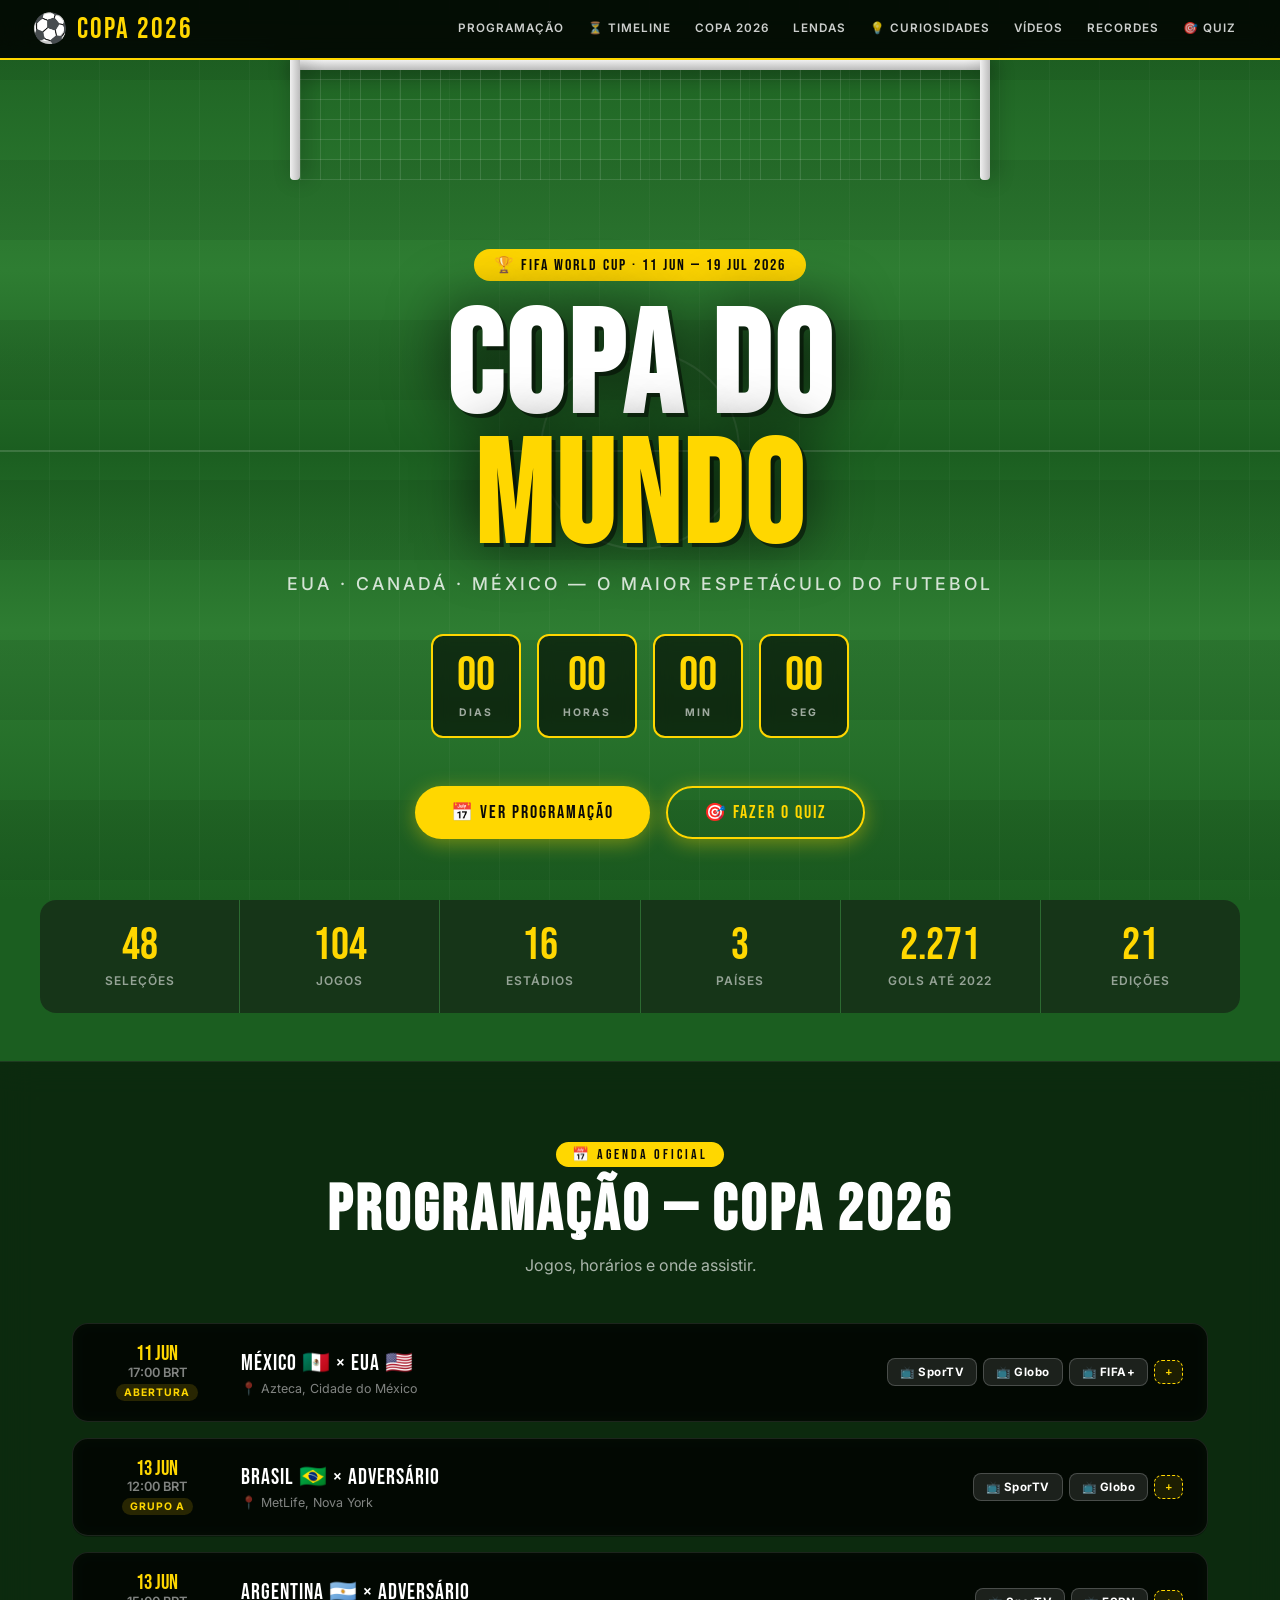
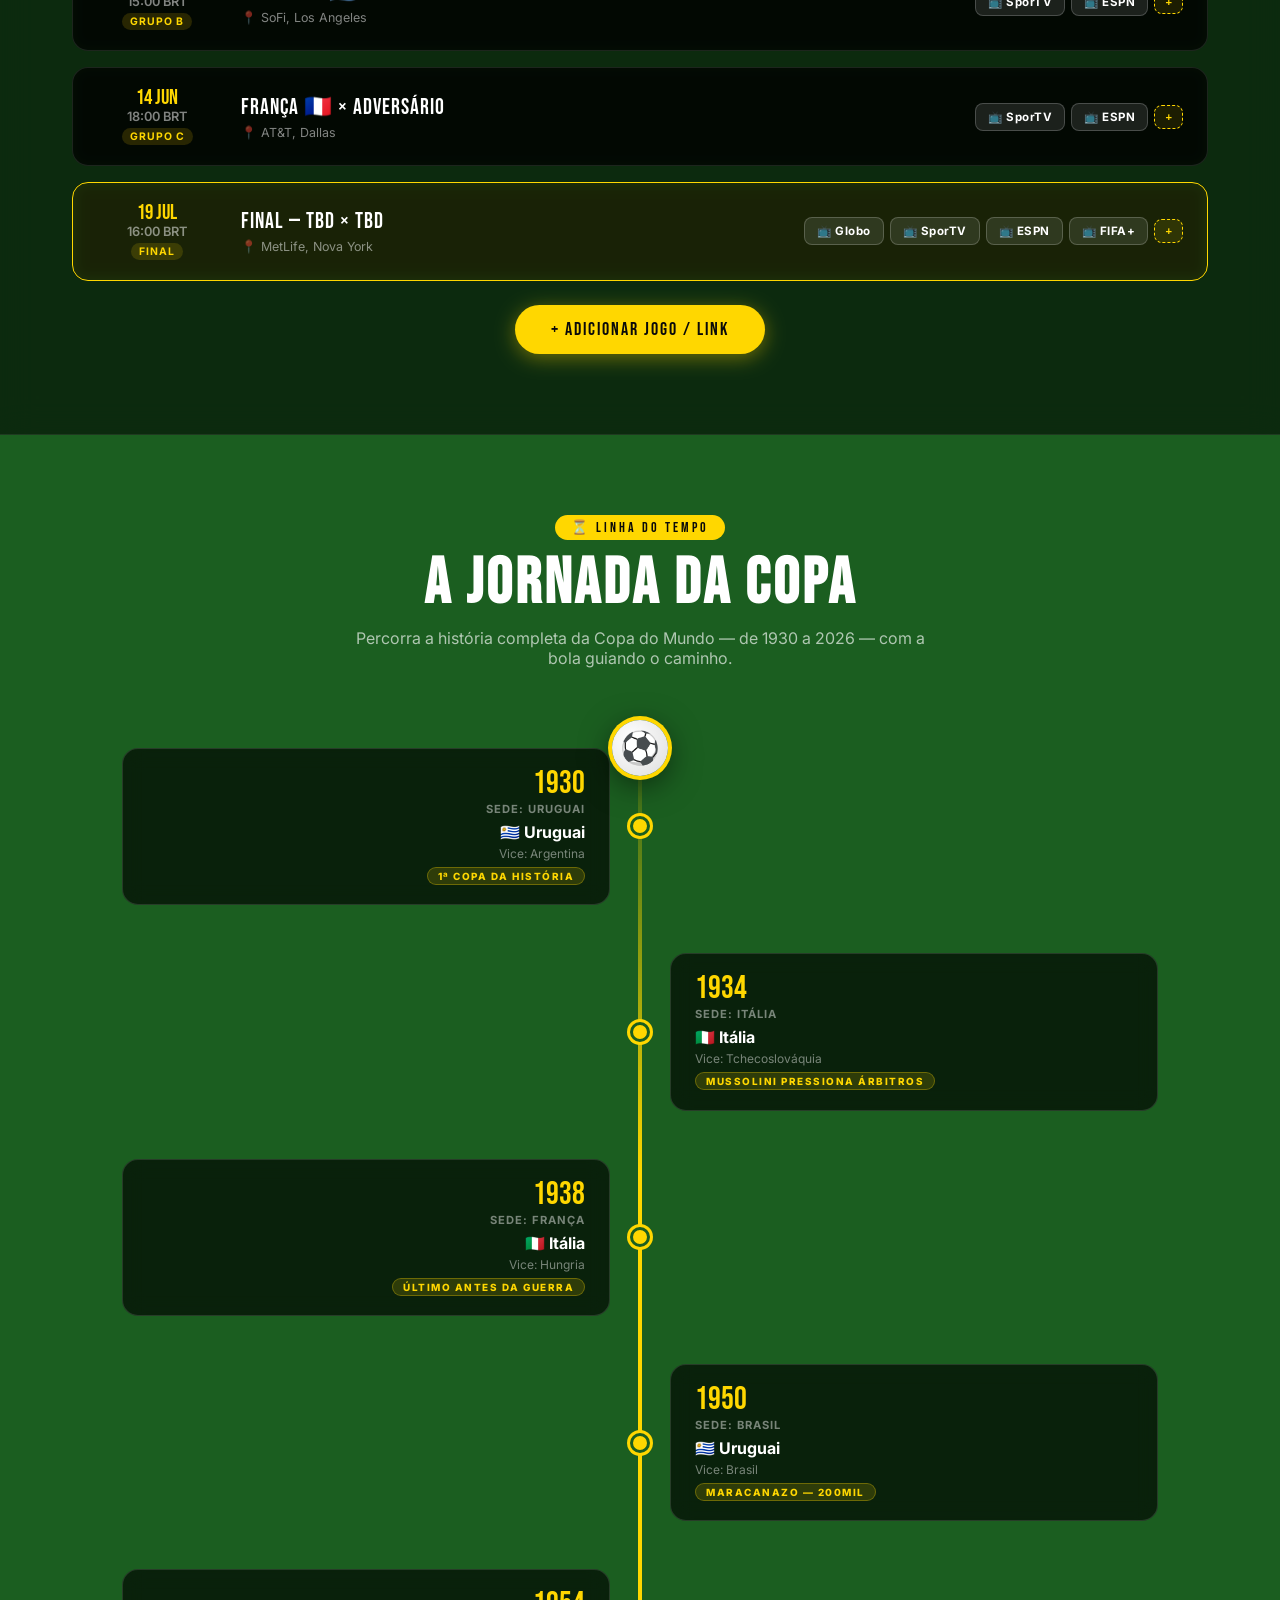
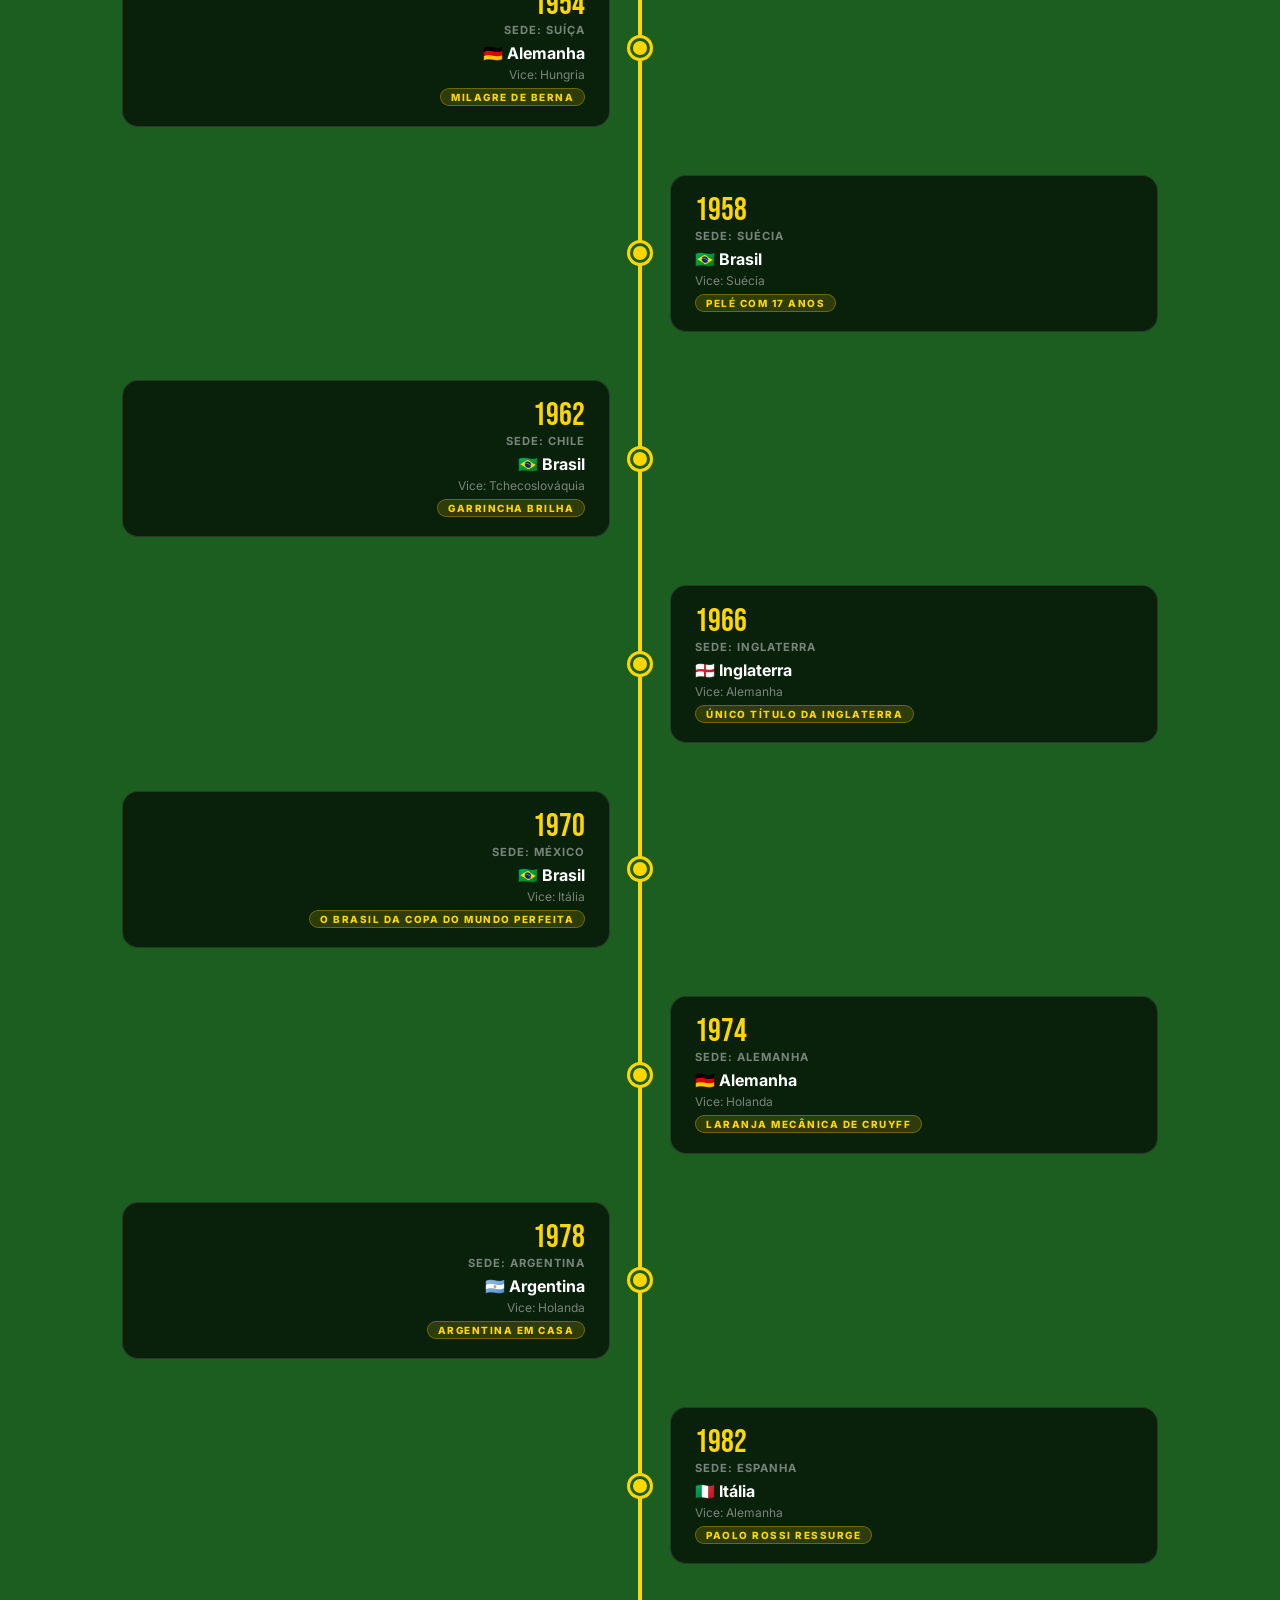
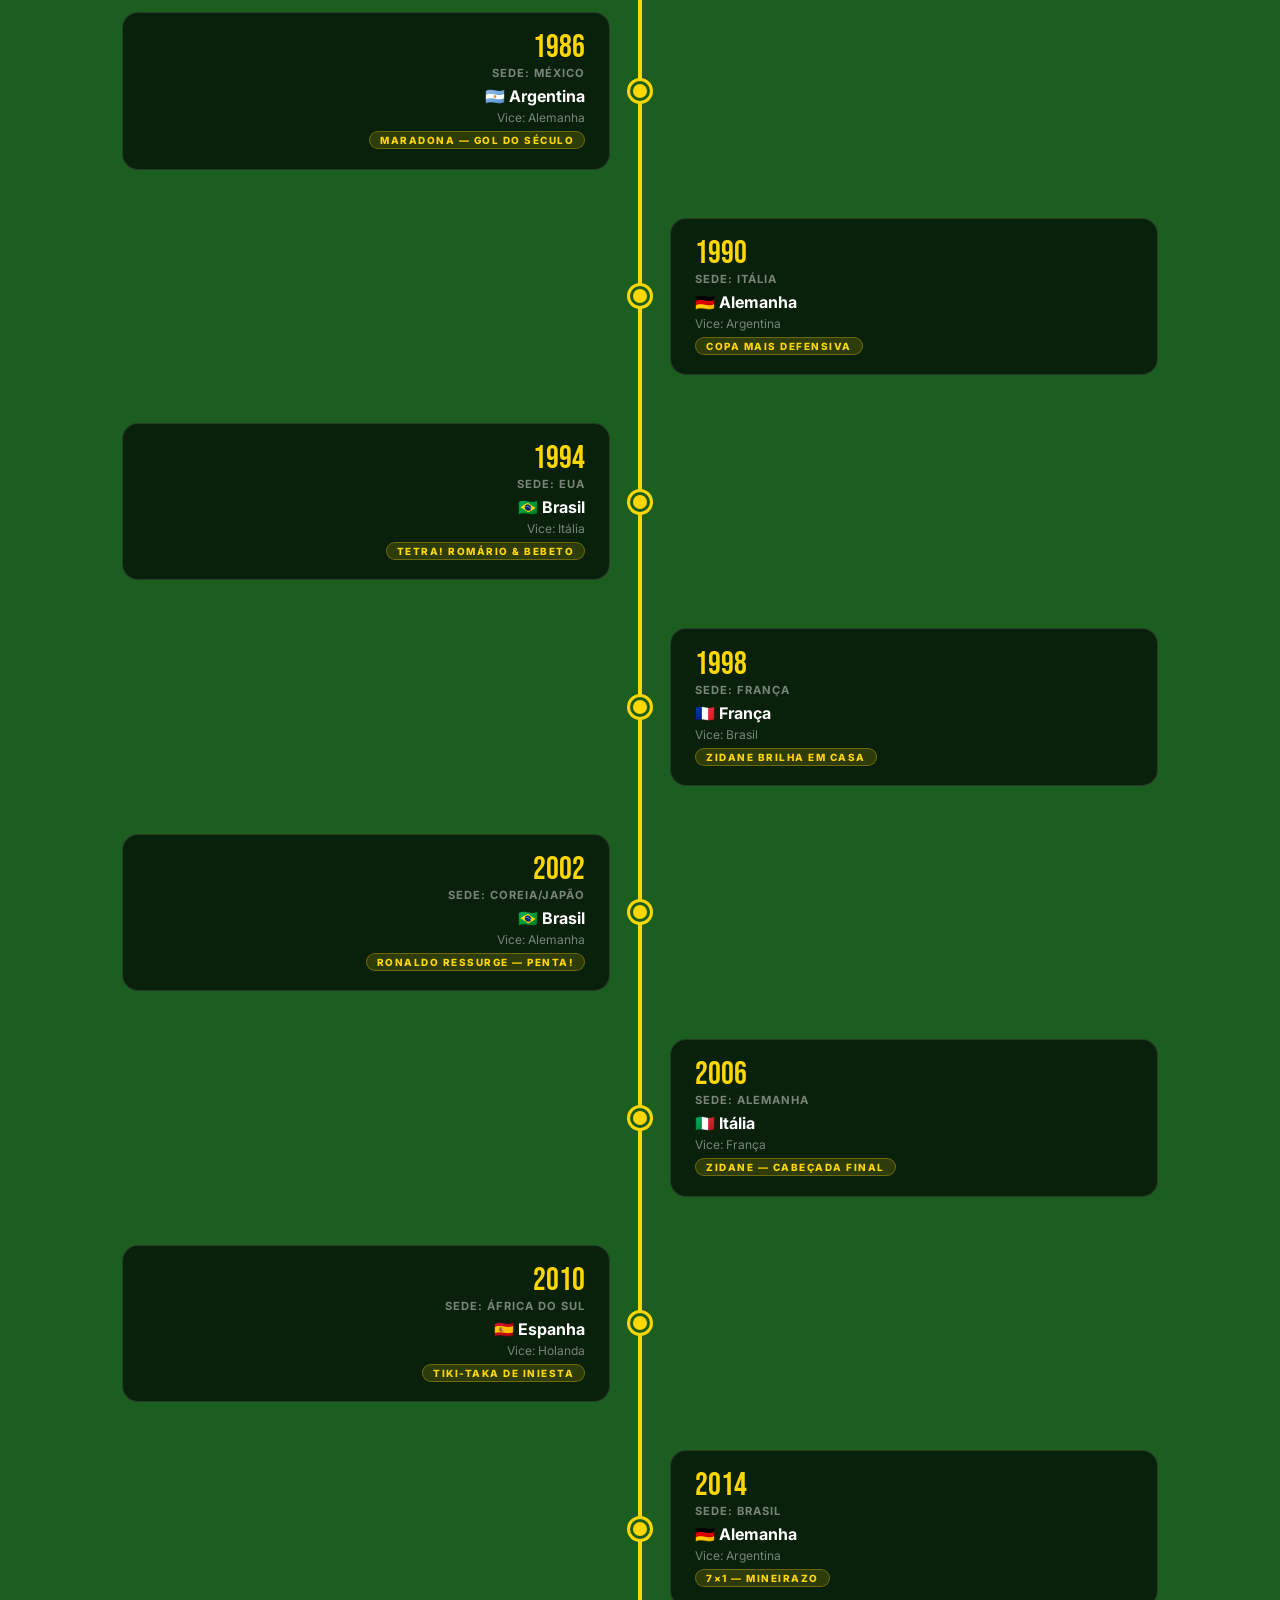
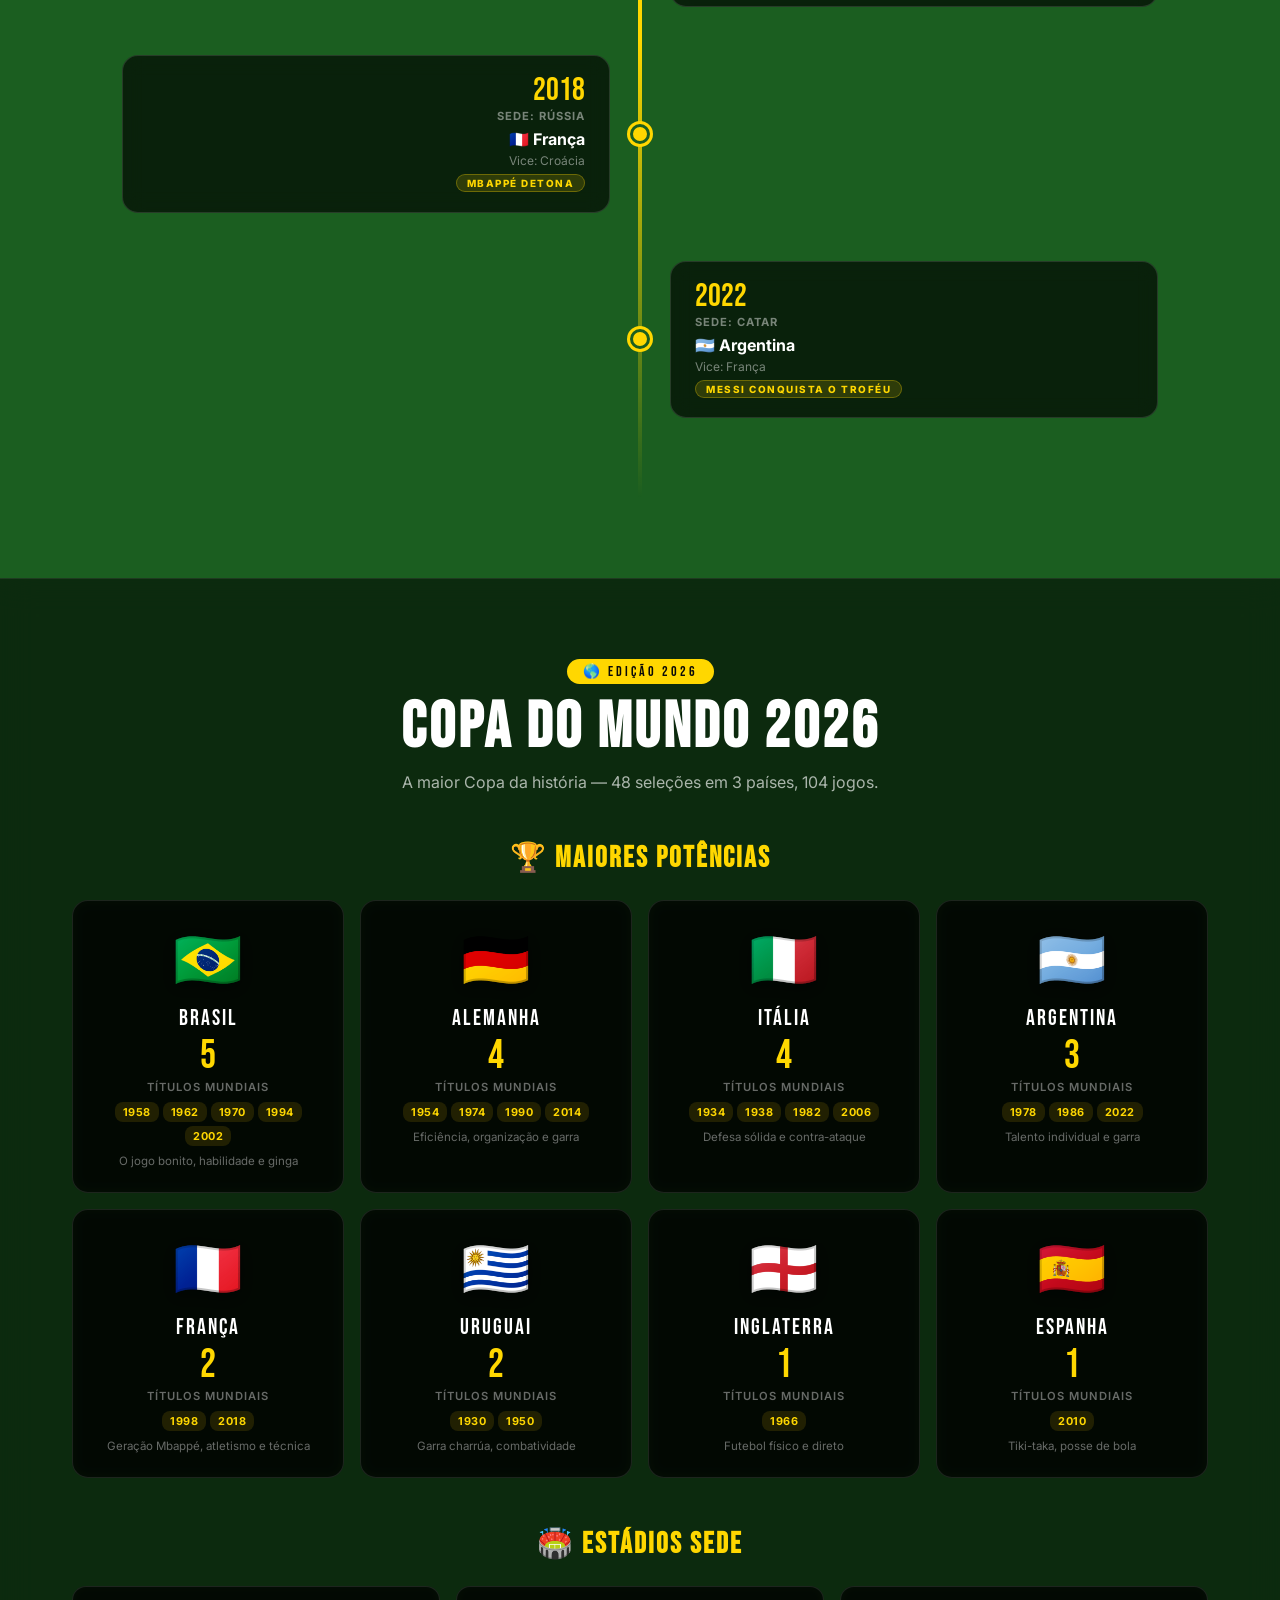
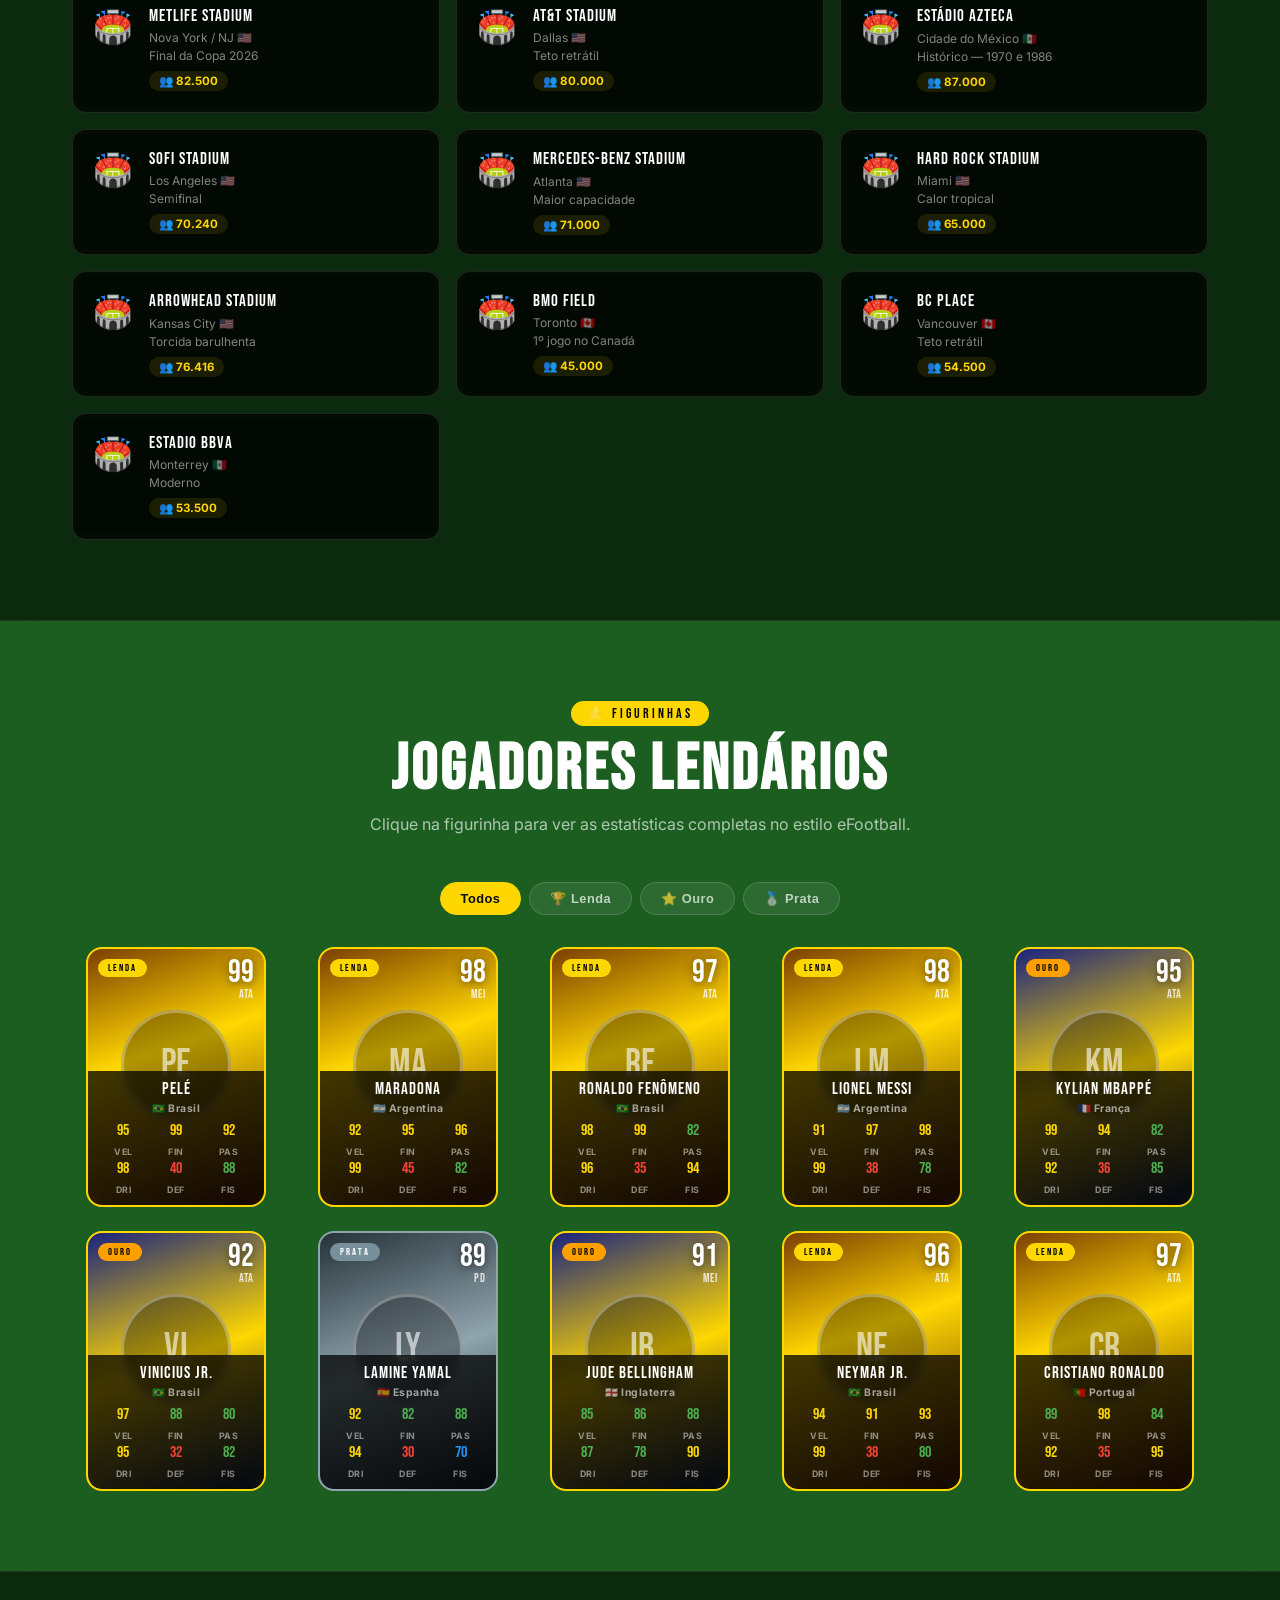
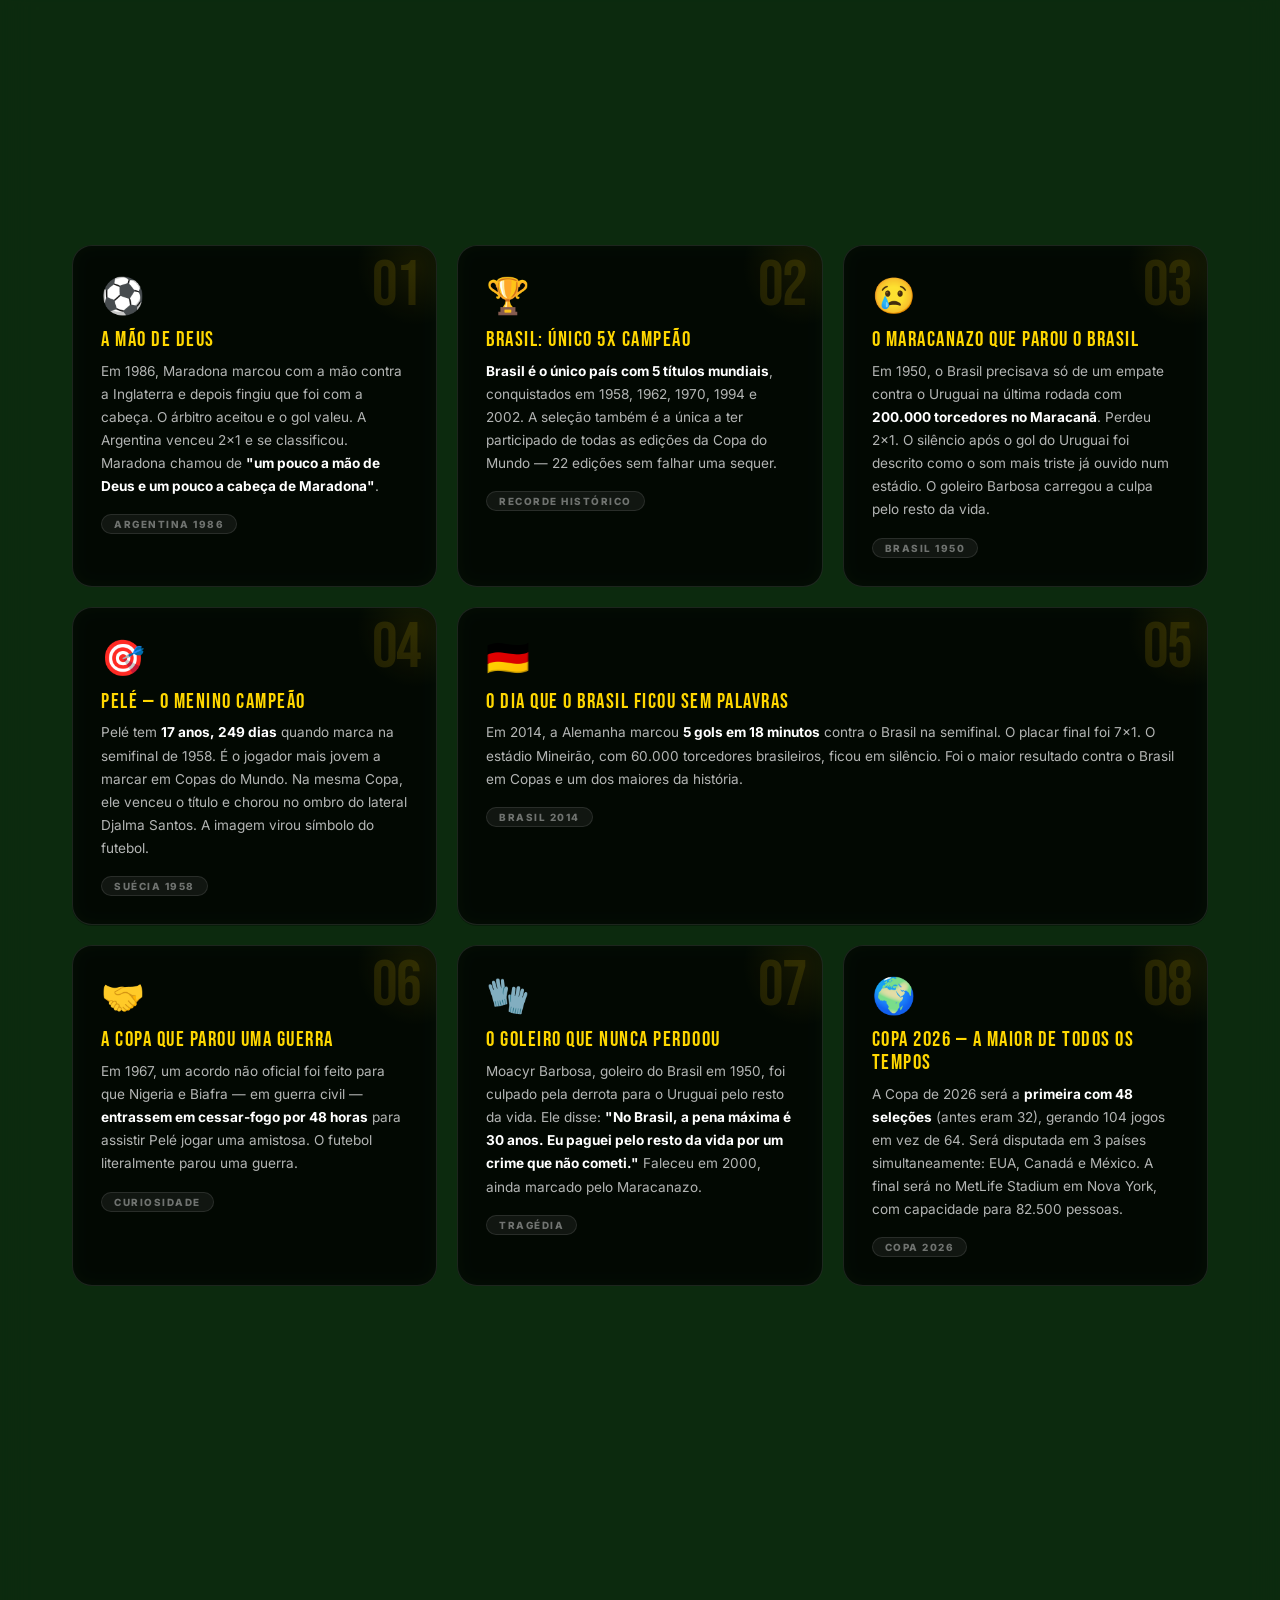
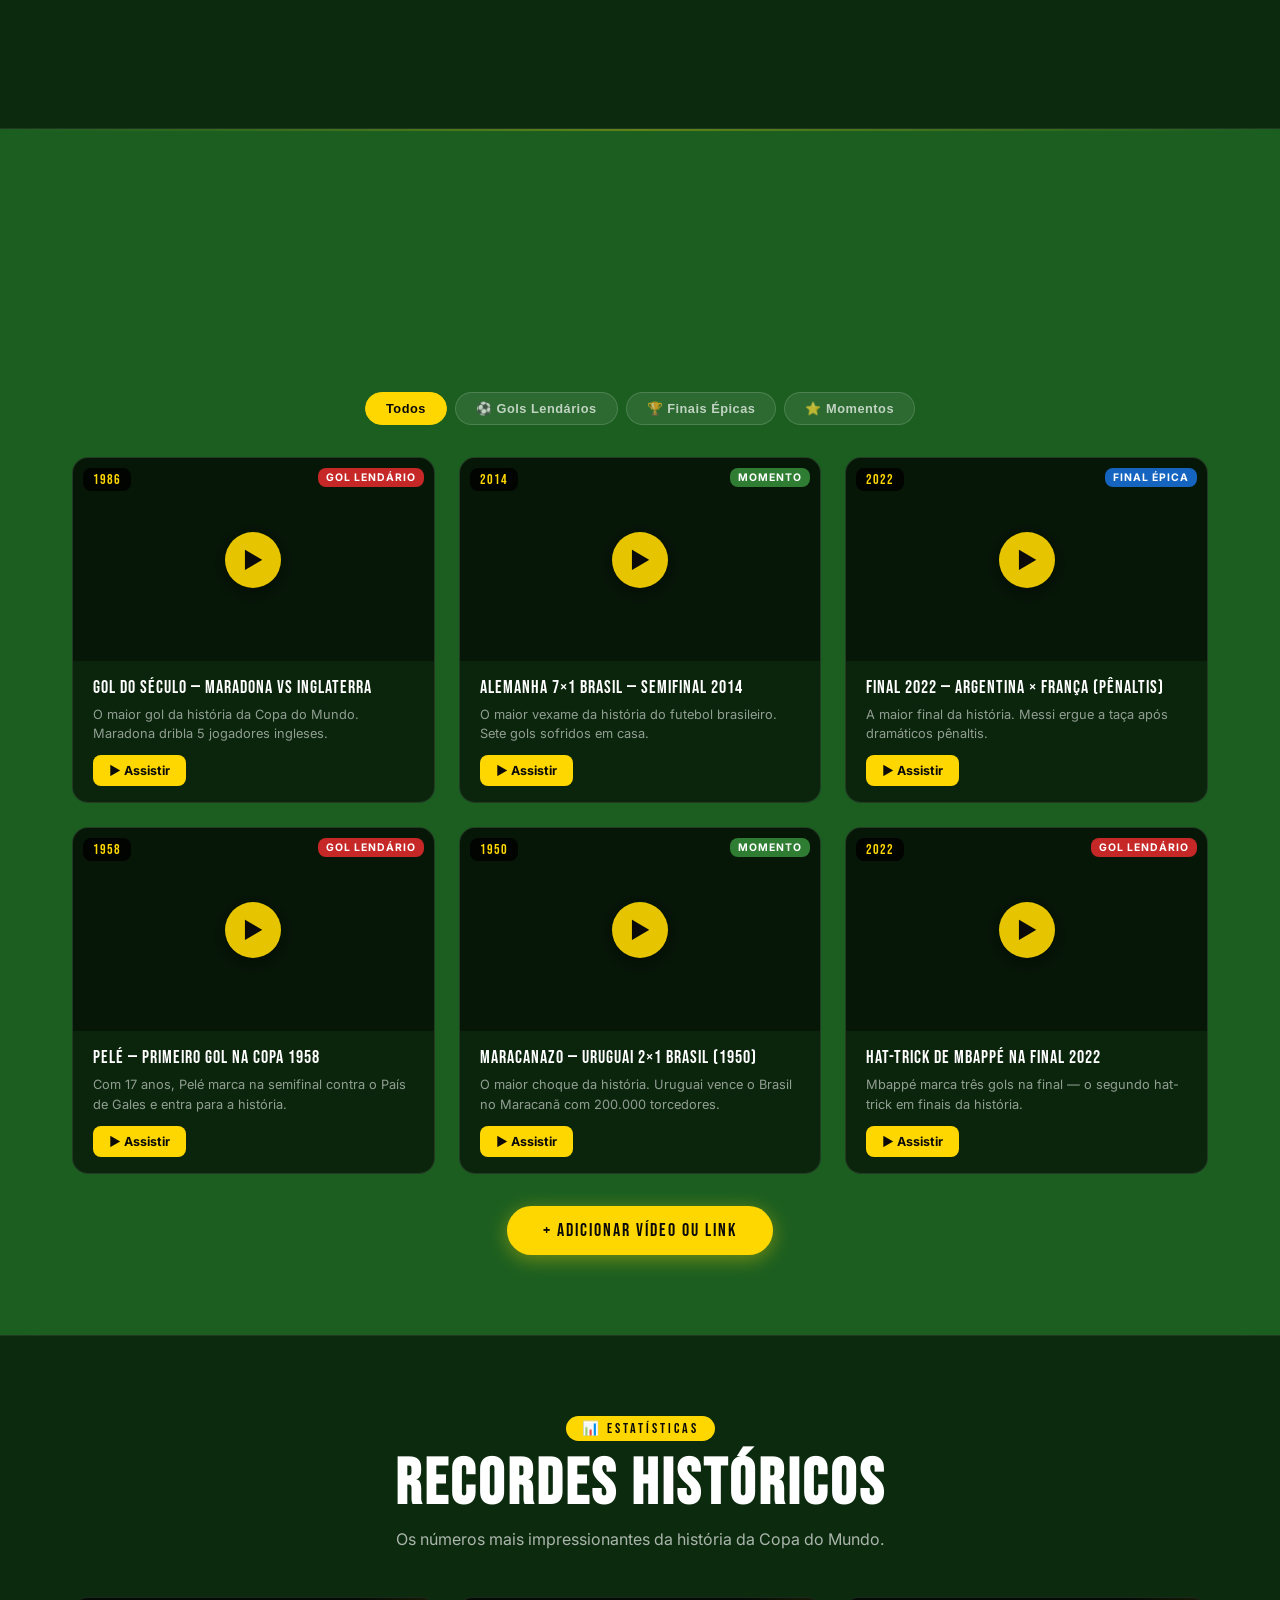
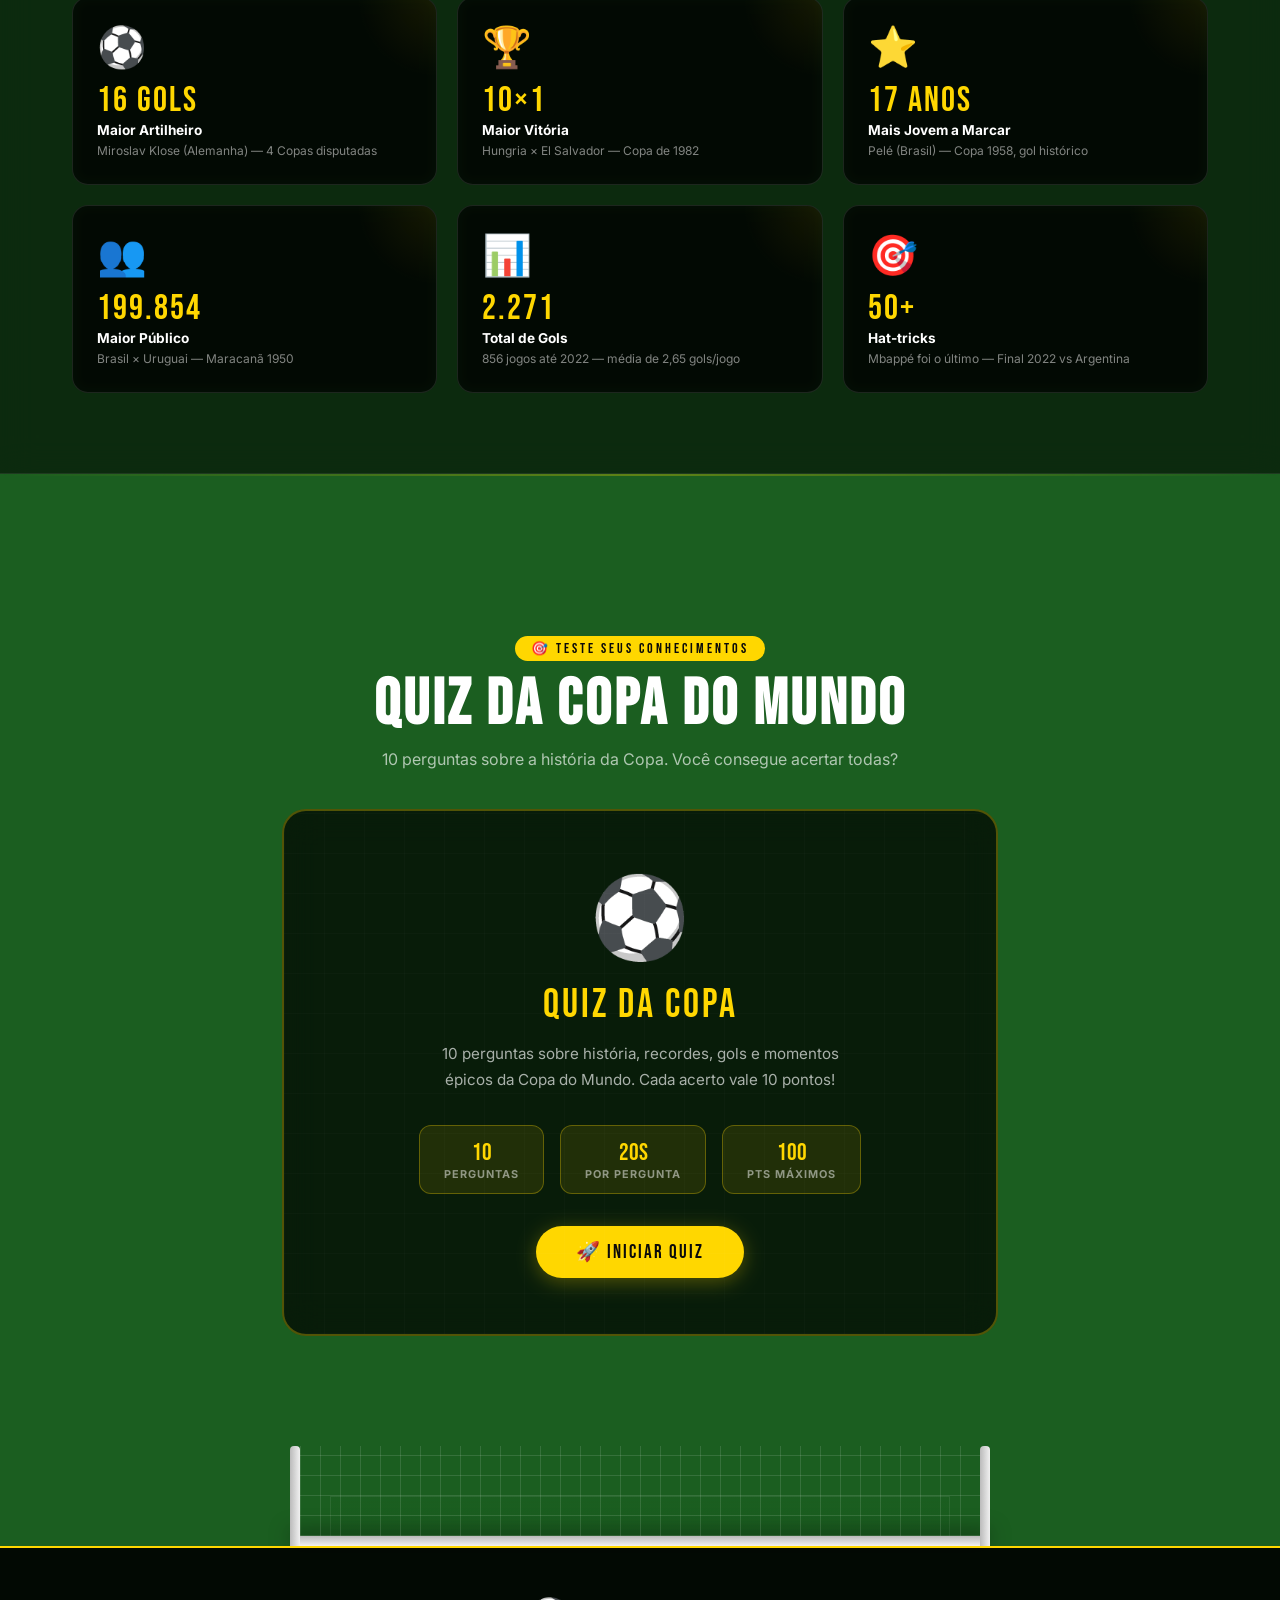
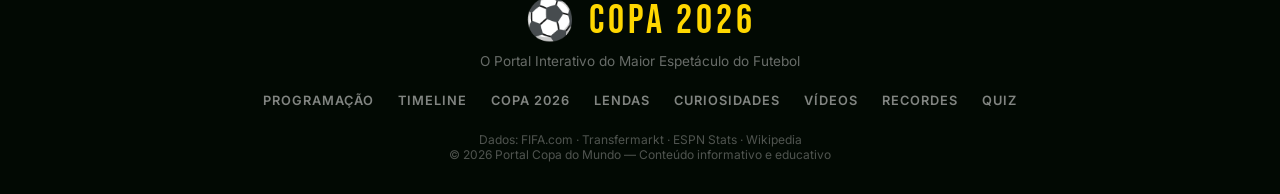
<file: copa2026-portal (1).html>
<!DOCTYPE html>
<html lang="pt-BR">
<head>
<meta charset="UTF-8">
<meta name="viewport" content="width=device-width, initial-scale=1.0">
<title>Copa do Mundo 2026 — Portal Interativo</title>
<link href="https://fonts.googleapis.com/css2?family=Bebas+Neue&family=Inter:wght@400;500;600;700;900&display=swap" rel="stylesheet">
<style>
  :root {
    --verde: #2E7D32;
    --verde-claro: #4CAF50;
    --verde-campo: #1B5E20;
    --verde-linha: #388E3C;
    --ouro: #FFD700;
    --ouro-escuro: #FFA000;
    --azul: #1565C0;
    --vermelho: #C62828;
    --branco: #FFFFFF;
    --preto: #0A0A0A;
    --cinza-escuro: #1A1A1A;
    --bebas: 'Bebas Neue', sans-serif;
    --inter: 'Inter', sans-serif;
  }

  * { margin: 0; padding: 0; box-sizing: border-box; }
  html { scroll-behavior: smooth; }
  body {
    font-family: var(--inter);
    background: var(--verde-campo);
    color: var(--branco);
    overflow-x: hidden;
  }

  /* ===== CAMPO FUNDO ===== */
  .field-bg {
    position: fixed; top: 0; left: 0; width: 100%; height: 100%;
    z-index: 0;
    background: linear-gradient(180deg, #1B5E20 0%, #2E7D32 30%, #1B5E20 50%, #2E7D32 70%, #1B5E20 100%);
    overflow: hidden;
  }
  .field-bg::before {
    content: '';
    position: absolute; top: 0; left: 0; right: 0; bottom: 0;
    background: repeating-linear-gradient(90deg, transparent 0px, transparent 49px, rgba(255,255,255,0.03) 49px, rgba(255,255,255,0.03) 50px);
  }
  .field-stripes {
    position: absolute; top: 0; left: 0; width: 100%; height: 100%;
    background: repeating-linear-gradient(180deg, rgba(0,0,0,0.07) 0px, rgba(0,0,0,0.07) 80px, transparent 80px, transparent 160px);
  }
  .field-center-line { position: absolute; left: 0; right: 0; top: 50%; height: 2px; background: rgba(255,255,255,0.15); }
  .field-center-circle {
    position: absolute; top: 50%; left: 50%; transform: translate(-50%, -50%);
    width: 200px; height: 200px; border-radius: 50%; border: 2px solid rgba(255,255,255,0.1);
  }

  /* ===== NAVBAR ===== */
  nav {
    position: fixed; top: 0; left: 0; right: 0; z-index: 100;
    background: rgba(0,0,0,0.85); backdrop-filter: blur(12px);
    border-bottom: 2px solid var(--ouro);
    padding: 0 2rem; display: flex; align-items: center; justify-content: space-between; height: 60px;
  }
  .nav-logo { font-family: var(--bebas); font-size: 1.8rem; color: var(--ouro); letter-spacing: 2px; display: flex; align-items: center; gap: 8px; }
  .nav-links { display: flex; gap: 0; list-style: none; }
  .nav-links a {
    color: rgba(255,255,255,0.8); text-decoration: none; font-size: 0.73rem; font-weight: 600;
    letter-spacing: 1px; text-transform: uppercase; padding: 0 12px; height: 60px;
    display: flex; align-items: center; transition: all 0.2s; border-bottom: 3px solid transparent;
  }
  .nav-links a:hover { color: var(--ouro); border-bottom-color: var(--ouro); background: rgba(255,215,0,0.05); }

  /* ===== SITE CONTENT ===== */
  .site-content { position: relative; z-index: 1; }

  /* ===== HERO ===== */
  .hero {
    min-height: 100vh; display: flex; flex-direction: column; align-items: center;
    justify-content: center; text-align: center; padding: 80px 2rem 2rem; position: relative;
  }
  .goal-top { position: absolute; top: 60px; left: 50%; transform: translateX(-50%); width: min(700px, 90vw); }
  .goal-top .crossbar { height: 10px; background: linear-gradient(180deg, #f0f0f0, #bbb); border-radius: 4px; box-shadow: 0 4px 20px rgba(0,0,0,0.5); position: relative; }
  .goal-top .post-left, .goal-top .post-right { position: absolute; top: 0; width: 10px; height: 120px; background: linear-gradient(90deg, #f0f0f0, #bbb); border-radius: 0 0 4px 4px; box-shadow: 4px 0 20px rgba(0,0,0,0.3); }
  .goal-top .post-left { left: 0; } .goal-top .post-right { right: 0; }
  .goal-top .net { position: absolute; top: 10px; left: 10px; right: 10px; height: 110px; background: repeating-linear-gradient(0deg, rgba(255,255,255,0.12) 0, rgba(255,255,255,0.12) 1px, transparent 1px, transparent 20px), repeating-linear-gradient(90deg, rgba(255,255,255,0.12) 0, rgba(255,255,255,0.12) 1px, transparent 1px, transparent 20px); }

  .hero-badge { display: inline-flex; align-items: center; gap: 8px; background: var(--ouro); color: var(--preto); font-family: var(--bebas); font-size: 1rem; letter-spacing: 2px; padding: 6px 20px; border-radius: 30px; margin-bottom: 1.5rem; margin-top: 140px; animation: pulse 2s infinite; }
  @keyframes pulse { 0%, 100% { transform: scale(1); } 50% { transform: scale(1.04); } }

  .hero h1 { font-family: var(--bebas); font-size: clamp(4rem, 12vw, 9rem); line-height: 0.9; letter-spacing: 4px; color: var(--branco); text-shadow: 0 0 60px rgba(0,0,0,0.8), 4px 4px 0 rgba(0,0,0,0.5); margin-bottom: 0.5rem; }
  .hero h1 span { color: var(--ouro); display: block; }
  .hero-sub { font-size: 1.1rem; font-weight: 500; color: rgba(255,255,255,0.8); margin-bottom: 2.5rem; letter-spacing: 3px; text-transform: uppercase; }

  .countdown { display: flex; gap: 1rem; justify-content: center; margin-bottom: 3rem; }
  .cd-box { background: rgba(0,0,0,0.6); border: 2px solid var(--ouro); border-radius: 12px; padding: 1rem 1.5rem; text-align: center; min-width: 80px; backdrop-filter: blur(8px); }
  .cd-num { font-family: var(--bebas); font-size: 3rem; color: var(--ouro); line-height: 1; display: block; }
  .cd-label { font-size: 0.65rem; font-weight: 700; letter-spacing: 2px; color: rgba(255,255,255,0.6); text-transform: uppercase; }

  .hero-ctas { display: flex; gap: 1rem; flex-wrap: wrap; justify-content: center; }
  .btn-primary { background: var(--ouro); color: var(--preto); font-family: var(--bebas); font-size: 1.1rem; letter-spacing: 2px; padding: 14px 36px; border: none; border-radius: 50px; cursor: pointer; text-decoration: none; display: inline-flex; align-items: center; gap: 8px; transition: all 0.2s; box-shadow: 0 4px 20px rgba(255,215,0,0.4); }
  .btn-primary:hover { background: var(--ouro-escuro); transform: translateY(-2px); box-shadow: 0 8px 30px rgba(255,215,0,0.5); }
  .btn-outline { background: transparent; color: var(--branco); font-family: var(--bebas); font-size: 1.1rem; letter-spacing: 2px; padding: 12px 36px; border: 2px solid rgba(255,255,255,0.5); border-radius: 50px; cursor: pointer; text-decoration: none; display: inline-flex; align-items: center; gap: 8px; transition: all 0.2s; }
  .btn-outline:hover { border-color: var(--branco); background: rgba(255,255,255,0.1); }

  /* ===== SEÇÕES ===== */
  .section { padding: 80px 2rem; max-width: 1200px; margin: 0 auto; }
  .section-glass { background: rgba(0,0,0,0.55); backdrop-filter: blur(16px); border-top: 1px solid rgba(255,255,255,0.08); border-bottom: 1px solid rgba(255,255,255,0.08); padding: 80px 0; }
  .section-header { text-align: center; margin-bottom: 3rem; }
  .section-tag { display: inline-block; background: var(--ouro); color: var(--preto); font-family: var(--bebas); font-size: 0.85rem; letter-spacing: 3px; padding: 4px 16px; border-radius: 20px; margin-bottom: 0.75rem; }
  .section-title { font-family: var(--bebas); font-size: clamp(2.5rem, 5vw, 4rem); letter-spacing: 3px; color: var(--branco); line-height: 1; }
  .section-desc { color: rgba(255,255,255,0.65); font-size: 1rem; margin-top: 0.75rem; max-width: 600px; margin-left: auto; margin-right: auto; }
  .section-divider { height: 2px; background: linear-gradient(90deg, transparent, var(--ouro), transparent); opacity: 0.3; }

  /* ===== STATS BAR ===== */
  .stats-bar { display: grid; grid-template-columns: repeat(auto-fit, minmax(140px, 1fr)); gap: 1px; background: rgba(255,255,255,0.08); border-radius: 16px; overflow: hidden; margin-bottom: 3rem; }
  .stat-item { background: rgba(0,0,0,0.5); padding: 1.5rem; text-align: center; }
  .stat-num { font-family: var(--bebas); font-size: 2.8rem; color: var(--ouro); line-height: 1; display: block; }
  .stat-lbl { font-size: 0.75rem; font-weight: 600; letter-spacing: 1px; color: rgba(255,255,255,0.55); text-transform: uppercase; margin-top: 4px; }

  /* ===== PROGRAMAÇÃO ===== */
  .schedule-grid { display: grid; gap: 1rem; }
  .match-card { background: rgba(0,0,0,0.6); border: 1px solid rgba(255,255,255,0.1); border-radius: 16px; padding: 1.25rem 1.5rem; display: grid; grid-template-columns: 120px 1fr auto; align-items: center; gap: 1.5rem; transition: all 0.2s; backdrop-filter: blur(8px); }
  .match-card:hover { border-color: var(--ouro); background: rgba(255,215,0,0.05); transform: translateX(4px); }
  .match-card.final { border-color: var(--ouro); background: rgba(255,215,0,0.08); }
  .match-date { text-align: center; }
  .match-date .date { font-family: var(--bebas); font-size: 1.3rem; color: var(--ouro); line-height: 1; }
  .match-date .time { font-size: 0.8rem; color: rgba(255,255,255,0.5); font-weight: 600; }
  .match-badge { display: inline-block; font-size: 0.65rem; font-weight: 700; letter-spacing: 1px; padding: 2px 8px; border-radius: 10px; background: rgba(255,215,0,0.15); color: var(--ouro); text-transform: uppercase; margin-top: 4px; }
  .match-teams { font-family: var(--bebas); font-size: 1.4rem; letter-spacing: 1px; color: var(--branco); margin-bottom: 4px; }
  .match-venue { font-size: 0.78rem; color: rgba(255,255,255,0.5); }
  .match-links { display: flex; gap: 6px; flex-wrap: wrap; align-items: center; }
  .watch-btn { background: rgba(255,255,255,0.1); border: 1px solid rgba(255,255,255,0.2); border-radius: 8px; color: var(--branco); font-size: 0.72rem; font-weight: 700; padding: 6px 12px; text-decoration: none; cursor: pointer; transition: all 0.2s; letter-spacing: 0.5px; }
  .watch-btn:hover { background: var(--ouro); color: var(--preto); border-color: var(--ouro); }
  .add-link-btn { background: rgba(255,215,0,0.1); border: 1px dashed var(--ouro); border-radius: 8px; color: var(--ouro); font-size: 0.7rem; font-weight: 700; padding: 5px 10px; cursor: pointer; transition: all 0.2s; }
  .add-link-btn:hover { background: rgba(255,215,0,0.2); }

  /* ===== HISTÓRIA ===== */


  /* ===== FIGURINHAS ===== */
  .cards-grid { display: grid; grid-template-columns: repeat(auto-fill, minmax(180px, 1fr)); gap: 1.5rem; justify-items: center; }
  .efootball-card { width: 180px; height: 260px; border-radius: 16px; position: relative; cursor: pointer; transition: transform 0.3s, box-shadow 0.3s; transform-style: preserve-3d; }
  .efootball-card:hover { transform: translateY(-8px) rotateY(5deg); box-shadow: 0 20px 60px rgba(0,0,0,0.6); }
  .card-inner { width: 100%; height: 100%; border-radius: 16px; overflow: hidden; position: relative; border: 2px solid rgba(255,255,255,0.15); }
  .card-lenda .card-inner { background: linear-gradient(160deg, #7B3F00 0%, #FFD700 40%, #4A1B0C 100%); border-color: #FFD700; }
  .card-ouro .card-inner { background: linear-gradient(160deg, #1a237e 0%, #ffd700 50%, #0d1b4b 100%); border-color: #FFD700; }
  .card-prata .card-inner { background: linear-gradient(160deg, #263238 0%, #90A4AE 50%, #102027 100%); border-color: #90A4AE; }
  .card-shine { position: absolute; top: 0; left: -60%; width: 40%; height: 100%; background: linear-gradient(90deg, transparent, rgba(255,255,255,0.12), transparent); transform: skewX(-15deg); transition: left 0.6s; }
  .efootball-card:hover .card-shine { left: 120%; }
  .card-badge-rarity { position: absolute; top: 10px; left: 10px; font-family: var(--bebas); font-size: 0.65rem; letter-spacing: 2px; padding: 3px 10px; border-radius: 20px; z-index: 2; }
  .card-lenda .card-badge-rarity { background: #FFD700; color: #000; }
  .card-ouro .card-badge-rarity { background: #FFA000; color: #000; }
  .card-prata .card-badge-rarity { background: #78909C; color: #fff; }
  .card-overall { position: absolute; top: 8px; right: 10px; font-family: var(--bebas); font-size: 2rem; color: var(--branco); line-height: 1; text-shadow: 0 2px 8px rgba(0,0,0,0.5); z-index: 2; }
  .card-pos-badge { position: absolute; top: 38px; right: 10px; font-family: var(--bebas); font-size: 0.75rem; color: rgba(255,255,255,0.8); letter-spacing: 1px; z-index: 2; }
  .card-player-avatar { position: absolute; bottom: 85px; left: 50%; transform: translateX(-50%); width: 110px; height: 110px; border-radius: 50%; border: 3px solid rgba(255,255,255,0.3); background: rgba(0,0,0,0.3); display: flex; align-items: center; justify-content: center; font-family: var(--bebas); font-size: 2.5rem; color: rgba(255,255,255,0.6); z-index: 2; }
  .card-info { position: absolute; bottom: 0; left: 0; right: 0; background: rgba(0,0,0,0.75); backdrop-filter: blur(4px); padding: 10px 10px 8px; border-radius: 0 0 14px 14px; z-index: 2; }
  .card-name { font-family: var(--bebas); font-size: 1.05rem; letter-spacing: 1px; color: var(--branco); text-align: center; line-height: 1; margin-bottom: 4px; }
  .card-country { font-size: 0.65rem; font-weight: 700; color: rgba(255,255,255,0.6); text-align: center; letter-spacing: 0.5px; margin-bottom: 8px; }
  .card-stats { display: grid; grid-template-columns: repeat(3, 1fr); gap: 2px; }
  .card-stat { text-align: center; }
  .stat-val { font-family: var(--bebas); font-size: 1rem; color: var(--ouro); line-height: 1; display: block; }
  .stat-key { font-size: 0.55rem; font-weight: 700; color: rgba(255,255,255,0.5); text-transform: uppercase; letter-spacing: 0.5px; }

  /* Modal jogador */
  .card-detail-overlay { display: none; position: fixed; inset: 0; background: rgba(0,0,0,0.85); z-index: 1000; align-items: center; justify-content: center; backdrop-filter: blur(8px); }
  .card-detail-overlay.active { display: flex; }
  .card-detail-modal { background: linear-gradient(160deg, #1a1a1a, #2d2d2d); border: 2px solid var(--ouro); border-radius: 24px; padding: 2.5rem; max-width: 500px; width: 90%; position: relative; animation: modalIn 0.3s ease; }
  @keyframes modalIn { from { transform: scale(0.8) translateY(20px); opacity: 0; } to { transform: scale(1) translateY(0); opacity: 1; } }
  .modal-close { position: absolute; top: 1rem; right: 1rem; background: rgba(255,255,255,0.1); border: none; color: var(--branco); width: 32px; height: 32px; border-radius: 50%; cursor: pointer; font-size: 1.1rem; display: flex; align-items: center; justify-content: center; }
  .modal-close:hover { background: var(--ouro); color: var(--preto); }
  .modal-header { display: flex; align-items: center; gap: 1.5rem; margin-bottom: 1.5rem; padding-bottom: 1.5rem; border-bottom: 1px solid rgba(255,255,255,0.1); }
  .modal-avatar-placeholder { width: 80px; height: 80px; border-radius: 50%; border: 3px solid var(--ouro); background: rgba(255,255,255,0.1); display: flex; align-items: center; justify-content: center; font-family: var(--bebas); font-size: 2rem; color: var(--ouro); flex-shrink: 0; }
  .modal-name { font-family: var(--bebas); font-size: 2rem; letter-spacing: 2px; color: var(--branco); line-height: 1; }
  .modal-country { font-size: 0.85rem; color: rgba(255,255,255,0.6); margin-top: 4px; }
  .modal-era { font-size: 0.75rem; color: var(--ouro); font-weight: 600; margin-top: 2px; }
  .stats-bars { display: flex; flex-direction: column; gap: 10px; margin-bottom: 1.5rem; }
  .stat-bar-row { display: grid; grid-template-columns: 70px 1fr 30px; align-items: center; gap: 10px; }
  .stat-bar-label { font-size: 0.72rem; font-weight: 700; color: rgba(255,255,255,0.6); text-transform: uppercase; letter-spacing: 0.5px; }
  .stat-bar-track { height: 8px; background: rgba(255,255,255,0.1); border-radius: 4px; overflow: hidden; }
  .stat-bar-fill { height: 100%; border-radius: 4px; transition: width 0.8s ease; }
  .stat-bar-num { font-family: var(--bebas); font-size: 1rem; color: var(--ouro); text-align: right; }
  .modal-quote { background: rgba(255,215,0,0.06); border-left: 3px solid var(--ouro); padding: 1rem; border-radius: 0 8px 8px 0; font-size: 0.85rem; color: rgba(255,255,255,0.75); font-style: italic; }
  .modal-achievements { display: flex; gap: 1rem; margin-top: 1rem; flex-wrap: wrap; }
  .achievement-pill { background: rgba(255,215,0,0.12); border: 1px solid rgba(255,215,0,0.3); border-radius: 20px; padding: 4px 14px; font-size: 0.75rem; font-weight: 700; color: var(--ouro); }

  /* ===== VÍDEOS ===== */
  .videos-filter { display: flex; gap: 0.5rem; justify-content: center; flex-wrap: wrap; margin-bottom: 2rem; }
  .filter-btn { background: rgba(255,255,255,0.08); border: 1px solid rgba(255,255,255,0.15); border-radius: 30px; color: rgba(255,255,255,0.7); font-size: 0.8rem; font-weight: 600; padding: 8px 20px; cursor: pointer; transition: all 0.2s; letter-spacing: 0.5px; }
  .filter-btn.active, .filter-btn:hover { background: var(--ouro); color: var(--preto); border-color: var(--ouro); }
  .videos-grid { display: grid; grid-template-columns: repeat(auto-fill, minmax(320px, 1fr)); gap: 1.5rem; }
  .video-card { background: rgba(0,0,0,0.6); border: 1px solid rgba(255,255,255,0.1); border-radius: 16px; overflow: hidden; transition: all 0.3s; backdrop-filter: blur(8px); }
  .video-card:hover { transform: translateY(-4px); border-color: var(--ouro); box-shadow: 0 12px 40px rgba(0,0,0,0.4); }
  .video-thumb { position: relative; aspect-ratio: 16/9; overflow: hidden; cursor: pointer; background: rgba(0,0,0,0.4); display: flex; align-items: center; justify-content: center; }
  .video-play-btn { width: 56px; height: 56px; background: rgba(255,215,0,0.9); border-radius: 50%; display: flex; align-items: center; justify-content: center; font-size: 1.4rem; color: var(--preto); box-shadow: 0 4px 20px rgba(0,0,0,0.5); }
  .video-year-tag { position: absolute; top: 10px; left: 10px; background: rgba(0,0,0,0.8); color: var(--ouro); font-family: var(--bebas); font-size: 0.9rem; padding: 3px 10px; border-radius: 8px; letter-spacing: 1px; }
  .video-type-tag { position: absolute; top: 10px; right: 10px; font-size: 0.65rem; font-weight: 700; padding: 3px 8px; border-radius: 8px; text-transform: uppercase; letter-spacing: 1px; }
  .tag-goal { background: #C62828; color: #fff; }
  .tag-final { background: #1565C0; color: #fff; }
  .tag-moment { background: #2E7D32; color: #fff; }
  .video-info { padding: 1rem 1.25rem; }
  .video-title { font-family: var(--bebas); font-size: 1.15rem; letter-spacing: 1px; color: var(--branco); margin-bottom: 6px; line-height: 1.2; }
  .video-desc { font-size: 0.8rem; color: rgba(255,255,255,0.55); line-height: 1.5; margin-bottom: 12px; }
  .video-actions { display: flex; gap: 8px; align-items: center; flex-wrap: wrap; }
  .video-link-btn { background: var(--ouro); color: var(--preto); font-size: 0.78rem; font-weight: 700; padding: 8px 16px; border-radius: 8px; text-decoration: none; display: flex; align-items: center; gap: 4px; transition: all 0.2s; }
  .video-link-btn:hover { background: var(--ouro-escuro); }
  .video-add-btn { background: rgba(255,215,0,0.1); border: 1px dashed var(--ouro); color: var(--ouro); font-size: 0.75rem; font-weight: 700; padding: 7px 14px; border-radius: 8px; cursor: pointer; transition: all 0.2s; }

  /* ===== ESTÁDIOS ===== */
  .stadiums-grid { display: grid; grid-template-columns: repeat(auto-fill, minmax(280px, 1fr)); gap: 1rem; }
  .stadium-card { background: rgba(0,0,0,0.55); border: 1px solid rgba(255,255,255,0.1); border-radius: 14px; padding: 1.25rem; transition: all 0.2s; display: flex; gap: 1rem; align-items: flex-start; backdrop-filter: blur(6px); }
  .stadium-card:hover { border-color: var(--ouro); background: rgba(255,215,0,0.04); transform: translateY(-2px); }
  .stadium-icon { font-size: 2rem; flex-shrink: 0; }
  .stadium-name { font-family: var(--bebas); font-size: 1.05rem; letter-spacing: 1px; color: var(--branco); line-height: 1.1; margin-bottom: 4px; }
  .stadium-detail { font-size: 0.75rem; color: rgba(255,255,255,0.5); line-height: 1.5; }
  .stadium-cap { display: inline-flex; align-items: center; gap: 4px; background: rgba(255,215,0,0.1); color: var(--ouro); font-size: 0.72rem; font-weight: 700; padding: 3px 10px; border-radius: 20px; margin-top: 6px; }

  /* ===== RECORDES ===== */
  .records-grid { display: grid; grid-template-columns: repeat(auto-fill, minmax(300px, 1fr)); gap: 1.25rem; }
  .record-card { background: rgba(0,0,0,0.55); border: 1px solid rgba(255,255,255,0.1); border-radius: 16px; padding: 1.5rem; position: relative; overflow: hidden; backdrop-filter: blur(8px); transition: all 0.2s; }
  .record-card:hover { border-color: var(--ouro); transform: translateY(-3px); }
  .record-card::before { content: ''; position: absolute; top: 0; right: 0; width: 80px; height: 80px; background: radial-gradient(circle at top right, rgba(255,215,0,0.08), transparent 70%); }
  .record-icon { font-size: 2.5rem; display: block; margin-bottom: 0.75rem; }
  .record-value { font-family: var(--bebas); font-size: 2.2rem; color: var(--ouro); letter-spacing: 2px; line-height: 1; margin-bottom: 4px; }
  .record-name { font-size: 0.85rem; font-weight: 700; color: var(--branco); margin-bottom: 4px; }
  .record-desc { font-size: 0.75rem; color: rgba(255,255,255,0.5); line-height: 1.5; }

  /* ===== SELEÇÕES ===== */
  .teams-grid { display: grid; grid-template-columns: repeat(auto-fill, minmax(240px, 1fr)); gap: 1rem; }
  .team-card { background: rgba(0,0,0,0.6); border: 1px solid rgba(255,255,255,0.1); border-radius: 16px; padding: 1.5rem; text-align: center; transition: all 0.2s; cursor: pointer; backdrop-filter: blur(8px); }
  .team-card:hover { transform: translateY(-4px); border-color: var(--ouro); box-shadow: 0 12px 40px rgba(0,0,0,0.4); }
  .team-flag { font-size: 3.5rem; display: block; margin-bottom: 0.75rem; filter: drop-shadow(0 4px 8px rgba(0,0,0,0.4)); }
  .team-name { font-family: var(--bebas); font-size: 1.4rem; letter-spacing: 2px; color: var(--branco); margin-bottom: 4px; }
  .team-titles { font-family: var(--bebas); font-size: 2.5rem; color: var(--ouro); line-height: 1; display: block; margin-bottom: 4px; }
  .team-titles-lbl { font-size: 0.7rem; color: rgba(255,255,255,0.4); font-weight: 600; letter-spacing: 1px; text-transform: uppercase; }
  .team-cups-row { display: flex; gap: 4px; justify-content: center; flex-wrap: wrap; margin-top: 8px; }
  .year-chip { background: rgba(255,215,0,0.12); color: var(--ouro); font-size: 0.68rem; font-weight: 700; padding: 3px 8px; border-radius: 8px; letter-spacing: 0.5px; }

  /* ===== MODALS ===== */
  .add-modal { display: none; position: fixed; inset: 0; background: rgba(0,0,0,0.85); z-index: 1000; align-items: center; justify-content: center; backdrop-filter: blur(8px); }
  .add-modal.active { display: flex; }
  .add-modal-inner { background: #1a1a1a; border: 2px solid var(--ouro); border-radius: 20px; padding: 2rem; max-width: 480px; width: 90%; animation: modalIn 0.3s ease; position: relative; }
  .add-modal-inner h3 { font-family: var(--bebas); font-size: 1.5rem; letter-spacing: 2px; color: var(--ouro); margin-bottom: 1.5rem; }
  .add-modal-inner label { display: block; font-size: 0.8rem; font-weight: 600; color: rgba(255,255,255,0.6); margin-bottom: 6px; text-transform: uppercase; letter-spacing: 1px; }
  .add-modal-inner input, .add-modal-inner select { width: 100%; background: rgba(255,255,255,0.05); border: 1px solid rgba(255,255,255,0.2); border-radius: 10px; color: var(--branco); font-family: var(--inter); font-size: 0.9rem; padding: 10px 14px; margin-bottom: 1rem; outline: none; transition: border-color 0.2s; }
  .add-modal-inner input:focus, .add-modal-inner select:focus { border-color: var(--ouro); }
  .add-modal-inner select option { background: #1a1a1a; }
  .modal-btns { display: flex; gap: 0.75rem; justify-content: flex-end; margin-top: 1rem; }
  .modal-cancel { background: transparent; border: 1px solid rgba(255,255,255,0.2); color: rgba(255,255,255,0.7); font-family: var(--bebas); font-size: 1rem; letter-spacing: 1px; padding: 10px 24px; border-radius: 10px; cursor: pointer; transition: all 0.2s; }
  .modal-cancel:hover { border-color: var(--branco); color: var(--branco); }
  .modal-confirm { background: var(--ouro); border: none; color: var(--preto); font-family: var(--bebas); font-size: 1rem; letter-spacing: 1px; padding: 10px 24px; border-radius: 10px; cursor: pointer; transition: all 0.2s; }
  .modal-confirm:hover { background: var(--ouro-escuro); }

  /* game-start-btn used by quiz */
  .game-start-btn { background: var(--ouro); color: var(--preto); font-family: var(--bebas); font-size: 1.2rem; letter-spacing: 2px; padding: 14px 40px; border: none; border-radius: 50px; cursor: pointer; transition: all 0.2s; box-shadow: 0 4px 20px rgba(255,215,0,0.3); }
  .game-start-btn:hover { background: var(--ouro-escuro); transform: scale(1.05); }
  @keyframes ballBounce { 0%, 100% { transform: translateY(0); } 50% { transform: translateY(-4px); } }

  /* ===== FOOTER ===== */
  .footer-goal { position: relative; padding: 0 2rem; display: flex; justify-content: center; }
  .goal-bottom { width: min(700px, 90vw); }
  .goal-bottom .field-area { height: 40px; background: linear-gradient(180deg, rgba(27,94,32,0.5), rgba(27,94,32,0.8)); border: 1px solid rgba(255,255,255,0.08); border-bottom: none; margin: 0 40px; }
  .goal-bottom .crossbar-b { height: 10px; background: linear-gradient(180deg, #bbb, #f0f0f0); border-radius: 4px; box-shadow: 0 -4px 20px rgba(0,0,0,0.5); position: relative; }
  .goal-bottom .post-left-b, .goal-bottom .post-right-b { position: absolute; bottom: 0; width: 10px; height: 100px; background: linear-gradient(90deg, #bbb, #f0f0f0); border-radius: 4px 4px 0 0; }
  .goal-bottom .post-left-b { left: 0; } .goal-bottom .post-right-b { right: 0; }
  .goal-bottom .net-b { position: absolute; bottom: 10px; left: 10px; right: 10px; height: 90px; background: repeating-linear-gradient(0deg, rgba(255,255,255,0.12) 0, rgba(255,255,255,0.12) 1px, transparent 1px, transparent 20px), repeating-linear-gradient(90deg, rgba(255,255,255,0.12) 0, rgba(255,255,255,0.12) 1px, transparent 1px, transparent 20px); }

  footer { background: rgba(0,0,0,0.9); border-top: 2px solid var(--ouro); padding: 3rem 2rem 2rem; text-align: center; position: relative; z-index: 1; }
  .footer-logo { font-family: var(--bebas); font-size: 2.5rem; letter-spacing: 4px; color: var(--ouro); display: block; margin-bottom: 0.5rem; }
  .footer-links { display: flex; gap: 1.5rem; justify-content: center; flex-wrap: wrap; margin: 1.5rem 0; }
  .footer-links a { color: rgba(255,255,255,0.5); text-decoration: none; font-size: 0.8rem; font-weight: 600; letter-spacing: 1px; text-transform: uppercase; transition: color 0.2s; }
  .footer-links a:hover { color: var(--ouro); }
  .footer-copy { font-size: 0.75rem; color: rgba(255,255,255,0.3); margin-top: 1rem; }

  /* ===== REVEAL ===== */
  .reveal { opacity: 0; transform: translateY(20px); transition: opacity 0.6s ease, transform 0.6s ease; }
  .reveal.visible { opacity: 1; transform: translateY(0); }

  /* =====================================================
     ===== NOVA SEÇÃO: LINHA DO TEMPO COM BOLA =====
     ===================================================== */
  #timeline-section {
    position: relative;
    z-index: 1;
    padding: 80px 0;
  }

  .timeline-wrapper {
    max-width: 1100px;
    margin: 0 auto;
    padding: 0 2rem;
    position: relative;
  }

  /* Trilho central */
  .timeline-track {
    position: relative;
    padding: 2rem 0;
  }

  .timeline-line {
    position: absolute;
    left: 50%;
    top: 0;
    bottom: 0;
    width: 4px;
    background: linear-gradient(180deg, transparent, var(--ouro) 10%, var(--ouro) 90%, transparent);
    transform: translateX(-50%);
    border-radius: 4px;
  }

  /* Bola de futebol animada na linha */
  .timeline-ball {
    position: sticky;
    top: 50%;
    z-index: 10;
    display: flex;
    justify-content: center;
    margin: 0;
    height: 0;
    overflow: visible;
  }

  .timeline-ball-icon {
    width: 56px;
    height: 56px;
    background: radial-gradient(circle at 35% 35%, #fff 0%, #ddd 100%);
    border-radius: 50%;
    display: flex;
    align-items: center;
    justify-content: center;
    font-size: 2rem;
    box-shadow: 0 0 0 4px var(--ouro), 0 8px 32px rgba(0,0,0,0.6);
    transform: translateY(-50%);
    animation: ballSpin 4s linear infinite, ballGlow 2s ease-in-out infinite alternate;
    position: relative;
    z-index: 20;
    cursor: default;
  }

  @keyframes ballSpin {
    from { transform: translateY(-50%) rotate(0deg); }
    to { transform: translateY(-50%) rotate(360deg); }
  }

  @keyframes ballGlow {
    from { box-shadow: 0 0 0 4px var(--ouro), 0 8px 32px rgba(255,215,0,0.3); }
    to   { box-shadow: 0 0 0 6px var(--ouro), 0 8px 48px rgba(255,215,0,0.7); }
  }

  /* Cards da linha do tempo */
  .timeline-item {
    display: grid;
    grid-template-columns: 1fr 60px 1fr;
    align-items: center;
    margin-bottom: 3rem;
    position: relative;
  }

  .timeline-item:nth-child(odd) .tl-card { grid-column: 1; text-align: right; }
  .timeline-item:nth-child(odd) .tl-empty { grid-column: 3; }
  .timeline-item:nth-child(even) .tl-card { grid-column: 3; text-align: left; }
  .timeline-item:nth-child(even) .tl-empty { grid-column: 1; }

  .tl-center {
    grid-column: 2;
    display: flex;
    align-items: center;
    justify-content: center;
    position: relative;
    z-index: 5;
  }

  .tl-dot {
    width: 20px;
    height: 20px;
    border-radius: 50%;
    background: var(--ouro);
    border: 3px solid var(--verde-campo);
    box-shadow: 0 0 0 3px var(--ouro);
    flex-shrink: 0;
    transition: transform 0.3s;
  }

  .timeline-item:hover .tl-dot {
    transform: scale(1.5);
  }

  .tl-card {
    background: rgba(0,0,0,0.65);
    border: 1px solid rgba(255,255,255,0.12);
    border-radius: 16px;
    padding: 1.2rem 1.5rem;
    backdrop-filter: blur(10px);
    transition: all 0.3s;
    cursor: pointer;
    position: relative;
    overflow: hidden;
  }

  .tl-card::before {
    content: '';
    position: absolute;
    inset: 0;
    background: linear-gradient(135deg, rgba(255,215,0,0.04), transparent 60%);
    opacity: 0;
    transition: opacity 0.3s;
  }

  .tl-card:hover {
    border-color: var(--ouro);
    transform: scale(1.03);
    box-shadow: 0 12px 40px rgba(0,0,0,0.5);
  }

  .tl-card:hover::before { opacity: 1; }

  .tl-year {
    font-family: var(--bebas);
    font-size: 2rem;
    color: var(--ouro);
    line-height: 1;
    margin-bottom: 2px;
  }

  .tl-host {
    font-size: 0.7rem;
    font-weight: 700;
    color: rgba(255,255,255,0.45);
    text-transform: uppercase;
    letter-spacing: 1px;
    margin-bottom: 6px;
  }

  .tl-champion {
    font-size: 1rem;
    font-weight: 700;
    color: var(--branco);
    margin-bottom: 4px;
  }

  .tl-vice {
    font-size: 0.75rem;
    color: rgba(255,255,255,0.45);
  }

  .tl-badge {
    display: inline-block;
    margin-top: 6px;
    font-size: 0.62rem;
    font-weight: 800;
    letter-spacing: 1.5px;
    text-transform: uppercase;
    padding: 2px 10px;
    border-radius: 20px;
    background: rgba(255,215,0,0.15);
    color: var(--ouro);
    border: 1px solid rgba(255,215,0,0.3);
  }

  /* =====================================================
     ===== NOVA SEÇÃO: CURIOSIDADES =====
     ===================================================== */
  #curiosidades-section {
    position: relative;
    z-index: 1;
    padding: 80px 0;
  }

  .curiosidades-grid {
    display: grid;
    grid-template-columns: repeat(auto-fill, minmax(320px, 1fr));
    gap: 1.25rem;
    max-width: 1200px;
    margin: 0 auto;
    padding: 0 2rem;
  }

  .curiosidade-card {
    background: rgba(0,0,0,0.6);
    border: 1px solid rgba(255,255,255,0.1);
    border-radius: 20px;
    padding: 1.75rem;
    position: relative;
    overflow: hidden;
    backdrop-filter: blur(10px);
    transition: all 0.3s;
    cursor: default;
  }

  .curiosidade-card:hover {
    border-color: var(--ouro);
    transform: translateY(-4px);
    box-shadow: 0 16px 48px rgba(0,0,0,0.5);
  }

  .curiosidade-card::after {
    content: '';
    position: absolute;
    top: -40px; right: -40px;
    width: 120px; height: 120px;
    border-radius: 50%;
    background: radial-gradient(circle, rgba(255,215,0,0.08) 0%, transparent 70%);
    pointer-events: none;
  }

  .curio-number {
    font-family: var(--bebas);
    font-size: 4rem;
    color: rgba(255,215,0,0.12);
    line-height: 1;
    position: absolute;
    top: 0.5rem; right: 1rem;
    letter-spacing: -2px;
    pointer-events: none;
  }

  .curio-icon {
    font-size: 2.2rem;
    display: block;
    margin-bottom: 0.75rem;
  }

  .curio-title {
    font-family: var(--bebas);
    font-size: 1.3rem;
    letter-spacing: 1.5px;
    color: var(--ouro);
    margin-bottom: 0.5rem;
    line-height: 1.1;
  }

  .curio-text {
    font-size: 0.85rem;
    color: rgba(255,255,255,0.7);
    line-height: 1.7;
  }

  .curio-text strong {
    color: var(--branco);
    font-weight: 700;
  }

  .curio-tag {
    display: inline-block;
    margin-top: 1rem;
    font-size: 0.62rem;
    font-weight: 800;
    letter-spacing: 1.5px;
    text-transform: uppercase;
    padding: 3px 12px;
    border-radius: 20px;
    background: rgba(255,255,255,0.06);
    color: rgba(255,255,255,0.4);
    border: 1px solid rgba(255,255,255,0.1);
  }

  /* Curiosidade destaque (tamanho 2x) */
  .curiosidade-card.destaque {
    grid-column: span 2;
  }
  @media (max-width: 700px) {
    .curiosidade-card.destaque { grid-column: span 1; }
  }

  /* =====================================================
     ===== NOVA SEÇÃO: QUIZ =====
     ===================================================== */
  #quiz-section {
    position: relative;
    z-index: 1;
    padding: 80px 0;
  }

  .quiz-container {
    max-width: 780px;
    margin: 0 auto;
    padding: 0 2rem;
  }

  .quiz-card {
    background: rgba(0,0,0,0.7);
    border: 2px solid rgba(255,215,0,0.3);
    border-radius: 24px;
    padding: 2.5rem;
    backdrop-filter: blur(16px);
    position: relative;
    overflow: hidden;
  }

  .quiz-card::before {
    content: '';
    position: absolute;
    inset: 0;
    background: repeating-linear-gradient(0deg, rgba(255,255,255,0.015) 0, rgba(255,255,255,0.015) 1px, transparent 1px, transparent 40px), repeating-linear-gradient(90deg, rgba(255,255,255,0.015) 0, rgba(255,255,255,0.015) 1px, transparent 1px, transparent 40px);
    pointer-events: none;
  }

  .quiz-progress-bar {
    height: 6px;
    background: rgba(255,255,255,0.1);
    border-radius: 4px;
    margin-bottom: 2rem;
    overflow: hidden;
  }

  .quiz-progress-fill {
    height: 100%;
    background: linear-gradient(90deg, var(--ouro-escuro), var(--ouro));
    border-radius: 4px;
    transition: width 0.5s ease;
  }

  .quiz-meta {
    display: flex;
    justify-content: space-between;
    align-items: center;
    margin-bottom: 2rem;
  }

  .quiz-q-num {
    font-family: var(--bebas);
    font-size: 0.9rem;
    letter-spacing: 2px;
    color: var(--ouro);
  }

  .quiz-score-badge {
    background: rgba(255,215,0,0.12);
    border: 1px solid rgba(255,215,0,0.3);
    border-radius: 20px;
    padding: 4px 16px;
    font-family: var(--bebas);
    font-size: 1rem;
    letter-spacing: 1px;
    color: var(--ouro);
  }

  .quiz-category-badge {
    font-size: 0.68rem;
    font-weight: 800;
    letter-spacing: 1.5px;
    text-transform: uppercase;
    padding: 3px 12px;
    border-radius: 20px;
    color: var(--preto);
    font-family: var(--bebas);
  }

  .quiz-question {
    font-family: var(--bebas);
    font-size: clamp(1.4rem, 3vw, 2rem);
    letter-spacing: 1px;
    color: var(--branco);
    line-height: 1.2;
    margin-bottom: 2rem;
    min-height: 3.5rem;
  }

  .quiz-options {
    display: grid;
    grid-template-columns: 1fr 1fr;
    gap: 0.75rem;
    margin-bottom: 2rem;
  }

  .quiz-option {
    background: rgba(255,255,255,0.06);
    border: 2px solid rgba(255,255,255,0.12);
    border-radius: 14px;
    padding: 1rem 1.25rem;
    cursor: pointer;
    transition: all 0.2s;
    font-size: 0.9rem;
    font-weight: 600;
    color: rgba(255,255,255,0.85);
    text-align: left;
    display: flex;
    align-items: center;
    gap: 10px;
    position: relative;
    overflow: hidden;
  }

  .quiz-option:hover:not(.answered) {
    border-color: var(--ouro);
    background: rgba(255,215,0,0.08);
    color: var(--branco);
    transform: scale(1.02);
  }

  .quiz-option .opt-letter {
    font-family: var(--bebas);
    font-size: 1.1rem;
    color: var(--ouro);
    min-width: 24px;
    letter-spacing: 1px;
  }

  .quiz-option.correct {
    border-color: #4CAF50;
    background: rgba(76,175,80,0.15);
    color: #fff;
    animation: correctPop 0.4s ease;
  }

  @keyframes correctPop {
    0% { transform: scale(1); }
    50% { transform: scale(1.05); }
    100% { transform: scale(1); }
  }

  .quiz-option.wrong {
    border-color: #f44336;
    background: rgba(244,67,54,0.15);
    color: rgba(255,255,255,0.6);
  }

  .quiz-option.correct .opt-letter { color: #4CAF50; }
  .quiz-option.wrong .opt-letter { color: #f44336; }

  .quiz-feedback {
    background: rgba(255,215,0,0.06);
    border-left: 4px solid var(--ouro);
    border-radius: 0 12px 12px 0;
    padding: 1rem 1.25rem;
    font-size: 0.85rem;
    color: rgba(255,255,255,0.8);
    line-height: 1.6;
    margin-bottom: 1.5rem;
    display: none;
    animation: fadeIn 0.3s ease;
  }

  @keyframes fadeIn { from { opacity: 0; transform: translateY(6px); } to { opacity: 1; transform: translateY(0); } }

  .quiz-feedback.show { display: block; }
  .quiz-feedback strong { color: var(--ouro); }

  .quiz-nav {
    display: flex;
    justify-content: space-between;
    align-items: center;
  }

  .quiz-next-btn {
    background: var(--ouro);
    color: var(--preto);
    font-family: var(--bebas);
    font-size: 1.1rem;
    letter-spacing: 2px;
    padding: 12px 32px;
    border: none;
    border-radius: 50px;
    cursor: pointer;
    transition: all 0.2s;
    display: none;
  }

  .quiz-next-btn:hover { background: var(--ouro-escuro); transform: scale(1.05); }
  .quiz-next-btn.show { display: block; }

  /* Resultado final */
  .quiz-result {
    text-align: center;
    display: none;
    animation: fadeIn 0.5s ease;
  }

  .quiz-result.show { display: block; }

  .quiz-result-ball {
    font-size: 4rem;
    display: block;
    margin-bottom: 1rem;
    animation: ballBounce 1s ease-in-out infinite;
  }

  .quiz-result-score {
    font-family: var(--bebas);
    font-size: 5rem;
    color: var(--ouro);
    line-height: 1;
    margin-bottom: 0.5rem;
    letter-spacing: 4px;
  }

  .quiz-result-label {
    font-family: var(--bebas);
    font-size: 1.5rem;
    letter-spacing: 2px;
    color: var(--branco);
    margin-bottom: 0.5rem;
  }

  .quiz-result-msg {
    font-size: 0.9rem;
    color: rgba(255,255,255,0.65);
    line-height: 1.6;
    max-width: 400px;
    margin: 1rem auto 2rem;
  }

  .quiz-trophy {
    font-size: 2rem;
    display: block;
    margin-bottom: 1.5rem;
  }

  .quiz-stars {
    display: flex;
    gap: 8px;
    justify-content: center;
    margin-bottom: 1.5rem;
    font-size: 2rem;
  }

  /* Timer */
  .quiz-timer {
    display: flex;
    align-items: center;
    gap: 6px;
    font-family: var(--bebas);
    font-size: 1.1rem;
    color: rgba(255,255,255,0.5);
    letter-spacing: 1px;
  }

  .quiz-timer.urgent { color: #f44336; animation: pulse 0.5s infinite; }

  @media (max-width: 600px) {
    .quiz-options { grid-template-columns: 1fr; }
    .timeline-item { grid-template-columns: 1fr 40px 1fr; }
    .tl-card { padding: 0.8rem 1rem; }
    .tl-year { font-size: 1.4rem; }
    .match-card { grid-template-columns: 1fr; gap: 0.75rem; }
  }
</style>
</head>
<body>

<!-- CAMPO FUNDO -->
<div class="field-bg">
  <div class="field-stripes"></div>
  <div class="field-center-line"></div>
  <div class="field-center-circle"></div>
</div>

<!-- NAV -->
<nav>
  <div class="nav-logo">⚽ Copa 2026</div>
  <ul class="nav-links">
    <li><a href="#programacao">Programação</a></li>
    <li><a href="#timeline">⏳ Timeline</a></li>
    <li><a href="#copa2026">Copa 2026</a></li>
    <li><a href="#lendas">Lendas</a></li>
    <li><a href="#curiosidades">💡 Curiosidades</a></li>
    <li><a href="#videos">Vídeos</a></li>
    <li><a href="#recordes">Recordes</a></li>
    <li><a href="#quiz">🎯 Quiz</a></li>

  </ul>
</nav>

<div class="site-content">

<!-- ===== HERO ===== -->
<section class="hero" id="inicio">
  <div class="goal-top">
    <div class="crossbar">
      <div class="net"></div>
      <div class="post-left"></div>
      <div class="post-right"></div>
    </div>
  </div>

  <div class="hero-badge">🏆 FIFA World Cup · 11 Jun — 19 Jul 2026</div>
  <h1>Copa do<span>Mundo</span></h1>
  <p class="hero-sub">EUA · Canadá · México — O Maior Espetáculo do Futebol</p>

  <div class="countdown" id="countdown">
    <div class="cd-box"><span class="cd-num" id="cd-days">--</span><span class="cd-label">Dias</span></div>
    <div class="cd-box"><span class="cd-num" id="cd-hours">--</span><span class="cd-label">Horas</span></div>
    <div class="cd-box"><span class="cd-num" id="cd-mins">--</span><span class="cd-label">Min</span></div>
    <div class="cd-box"><span class="cd-num" id="cd-secs">--</span><span class="cd-label">Seg</span></div>
  </div>

  <div class="hero-ctas">
    <a href="#programacao" class="btn-primary">📅 Ver Programação</a>
    <a href="#quiz" class="btn-primary" style="background:transparent;border:2px solid var(--ouro);color:var(--ouro);">🎯 Fazer o Quiz</a>
  
  </div>
</section>

<!-- STATS BAR -->
<div style="position:relative;z-index:1;padding:0 2rem;">
  <div style="max-width:1200px;margin:0 auto;">
    <div class="stats-bar reveal">
      <div class="stat-item"><span class="stat-num">48</span><span class="stat-lbl">Seleções</span></div>
      <div class="stat-item"><span class="stat-num">104</span><span class="stat-lbl">Jogos</span></div>
      <div class="stat-item"><span class="stat-num">16</span><span class="stat-lbl">Estádios</span></div>
      <div class="stat-item"><span class="stat-num">3</span><span class="stat-lbl">Países</span></div>
      <div class="stat-item"><span class="stat-num">2.271</span><span class="stat-lbl">Gols até 2022</span></div>
      <div class="stat-item"><span class="stat-num">21</span><span class="stat-lbl">Edições</span></div>
    </div>
  </div>
</div>

<!-- ===== PROGRAMAÇÃO ===== -->
<section class="section-glass" id="programacao">
  <div class="section" style="padding-top:0;padding-bottom:0;">
    <div class="section-header reveal">
      <div class="section-tag">📅 Agenda Oficial</div>
      <h2 class="section-title">Programação — Copa 2026</h2>
      <p class="section-desc">Jogos, horários e onde assistir.</p>
    </div>
    <div class="schedule-grid" id="schedule-container"></div>
    <div style="text-align:center;margin-top:1.5rem;">
      <button class="btn-primary" onclick="openAddLinkModal('schedule')">+ Adicionar Jogo / Link</button>
    </div>
  </div>
</section>

<!-- ======================================================
     ===== NOVA SEÇÃO: LINHA DO TEMPO COM BOLA =====
     ====================================================== -->
<section id="timeline-section" id="timeline">
  <div class="timeline-wrapper">
    <div class="section-header reveal" style="margin-bottom:3rem;">
      <div class="section-tag">⏳ Linha do Tempo</div>
      <h2 class="section-title">A Jornada da Copa</h2>
      <p class="section-desc">Percorra a história completa da Copa do Mundo — de 1930 a 2026 — com a bola guiando o caminho.</p>
    </div>

    <div class="timeline-track" id="timeline-track">
      <div class="timeline-line"></div>
      <!-- Bola sticky -->
      <div class="timeline-ball">
        <div class="timeline-ball-icon">⚽</div>
      </div>
      <!-- Items gerados por JS -->
      <div id="timeline-items"></div>
    </div>
  </div>
</section>

<!-- ===== COPA 2026 ===== -->
<section class="section-glass" id="copa2026">
  <div class="section" style="padding-top:0;padding-bottom:0;">
    <div class="section-header reveal">
      <div class="section-tag">🌎 Edição 2026</div>
      <h2 class="section-title">Copa do Mundo 2026</h2>
      <p class="section-desc">A maior Copa da história — 48 seleções em 3 países, 104 jogos.</p>
    </div>
    <div class="section-header" style="margin-top:3rem;margin-bottom:1.5rem;">
      <h3 style="font-family:var(--bebas);font-size:1.8rem;letter-spacing:2px;color:var(--ouro);">🏆 Maiores Potências</h3>
    </div>
    <div class="teams-grid" id="teams-grid"></div>
    <div class="section-header" style="margin-top:3rem;margin-bottom:1.5rem;">
      <h3 style="font-family:var(--bebas);font-size:1.8rem;letter-spacing:2px;color:var(--ouro);">🏟️ Estádios Sede</h3>
    </div>
    <div class="stadiums-grid" id="stadiums-grid"></div>
  </div>
</section>

<!-- ===== LENDAS ===== -->
<section style="position:relative;z-index:1;padding:80px 0;" id="lendas">
  <div class="section" style="padding-top:0;padding-bottom:0;">
    <div class="section-header reveal">
      <div class="section-tag">⭐ Figurinhas</div>
      <h2 class="section-title">Jogadores Lendários</h2>
      <p class="section-desc">Clique na figurinha para ver as estatísticas completas no estilo eFootball.</p>
    </div>
    <div class="videos-filter" style="margin-bottom:2rem;">
      <button class="filter-btn active" onclick="filterPlayers('all', this)">Todos</button>
      <button class="filter-btn" onclick="filterPlayers('lenda', this)">🏆 Lenda</button>
      <button class="filter-btn" onclick="filterPlayers('ouro', this)">⭐ Ouro</button>
      <button class="filter-btn" onclick="filterPlayers('prata', this)">🥈 Prata</button>
    </div>
    <div class="cards-grid" id="players-grid"></div>
  </div>
</section>

<!-- Modal jogador -->
<div class="card-detail-overlay" id="player-modal">
  <div class="card-detail-modal">
    <button class="modal-close" onclick="closePlayerModal()">✕</button>
    <div class="modal-header">
      <div class="modal-avatar-placeholder" id="modal-init">?</div>
      <div>
        <div class="modal-name" id="modal-name"></div>
        <div class="modal-country" id="modal-country"></div>
        <div class="modal-era" id="modal-era"></div>
      </div>
    </div>
    <div class="stats-bars" id="modal-stats"></div>
    <div class="modal-quote" id="modal-quote"></div>
    <div class="modal-achievements" id="modal-achievements"></div>
  </div>
</div>

<!-- ======================================================
     ===== NOVA SEÇÃO: CURIOSIDADES =====
     ====================================================== -->
<section class="section-glass" id="curiosidades">
  <div style="max-width:1200px;margin:0 auto;padding:0 2rem;">
    <div class="section-header reveal" style="margin-bottom:2.5rem;">
      <div class="section-tag">💡 Sabia Que…?</div>
      <h2 class="section-title">Curiosidades da Copa</h2>
      <p class="section-desc">Fatos incríveis, histórias surpreendentes e momentos únicos que moldaram o maior torneio do mundo.</p>
    </div>
  </div>
  <div class="curiosidades-grid" id="curiosidades-grid"></div>
</section>

<div class="section-divider"></div>

<!-- ===== VÍDEOS ===== -->
<section style="position:relative;z-index:1;padding:80px 0;" id="videos">
  <div class="section" style="padding-top:0;padding-bottom:0;">
    <div class="section-header reveal">
      <div class="section-tag">🎬 Momentos Históricos</div>
      <h2 class="section-title">Vídeos & Momentos</h2>
      <p class="section-desc">Os momentos mais marcantes da história da Copa.</p>
    </div>
    <div class="videos-filter">
      <button class="filter-btn active" onclick="filterVideos('all', this)">Todos</button>
      <button class="filter-btn" onclick="filterVideos('goal', this)">⚽ Gols Lendários</button>
      <button class="filter-btn" onclick="filterVideos('final', this)">🏆 Finais Épicas</button>
      <button class="filter-btn" onclick="filterVideos('moment', this)">⭐ Momentos</button>
    </div>
    <div class="videos-grid" id="videos-grid"></div>
    <div style="text-align:center;margin-top:2rem;">
      <button class="btn-primary" onclick="openAddVideoModal()">+ Adicionar Vídeo ou Link</button>
    </div>
  </div>
</section>

<!-- ===== RECORDES ===== -->
<section class="section-glass" id="recordes">
  <div class="section" style="padding-top:0;padding-bottom:0;">
    <div class="section-header reveal">
      <div class="section-tag">📊 Estatísticas</div>
      <h2 class="section-title">Recordes Históricos</h2>
      <p class="section-desc">Os números mais impressionantes da história da Copa do Mundo.</p>
    </div>
    <div class="records-grid" id="records-grid"></div>
  </div>
</section>

<div class="section-divider"></div>

<!-- ======================================================
     ===== NOVA SEÇÃO: QUIZ =====
     ====================================================== -->
<section id="quiz-section" id="quiz">
  <div style="position:relative;z-index:1;padding:80px 0;" id="quiz">
    <div class="section-header reveal" style="max-width:800px;margin:0 auto 2.5rem;padding:0 2rem;">
      <div class="section-tag">🎯 Teste seus Conhecimentos</div>
      <h2 class="section-title">Quiz da Copa do Mundo</h2>
      <p class="section-desc">10 perguntas sobre a história da Copa. Você consegue acertar todas?</p>
    </div>

    <div class="quiz-container">
      <div class="quiz-card" id="quiz-card">
        <!-- Tela inicial -->
        <div id="quiz-start-screen" style="text-align:center;padding:1rem 0;">
          <div style="font-size:5rem;margin-bottom:1rem;">⚽</div>
          <div style="font-family:var(--bebas);font-size:2.5rem;letter-spacing:3px;color:var(--ouro);margin-bottom:0.75rem;">QUIZ DA COPA</div>
          <p style="color:rgba(255,255,255,0.65);font-size:0.95rem;line-height:1.7;max-width:400px;margin:0 auto 2rem;">
            10 perguntas sobre história, recordes, gols e momentos épicos da Copa do Mundo. Cada acerto vale 10 pontos!
          </p>
          <div style="display:flex;gap:1rem;justify-content:center;flex-wrap:wrap;margin-bottom:2rem;">
            <div style="background:rgba(255,215,0,0.1);border:1px solid rgba(255,215,0,0.3);border-radius:12px;padding:0.75rem 1.5rem;text-align:center;">
              <div style="font-family:var(--bebas);font-size:1.5rem;color:var(--ouro);">10</div>
              <div style="font-size:0.68rem;color:rgba(255,255,255,0.5);text-transform:uppercase;letter-spacing:1px;font-weight:700;">Perguntas</div>
            </div>
            <div style="background:rgba(255,215,0,0.1);border:1px solid rgba(255,215,0,0.3);border-radius:12px;padding:0.75rem 1.5rem;text-align:center;">
              <div style="font-family:var(--bebas);font-size:1.5rem;color:var(--ouro);">20s</div>
              <div style="font-size:0.68rem;color:rgba(255,255,255,0.5);text-transform:uppercase;letter-spacing:1px;font-weight:700;">Por Pergunta</div>
            </div>
            <div style="background:rgba(255,215,0,0.1);border:1px solid rgba(255,215,0,0.3);border-radius:12px;padding:0.75rem 1.5rem;text-align:center;">
              <div style="font-family:var(--bebas);font-size:1.5rem;color:var(--ouro);">100</div>
              <div style="font-size:0.68rem;color:rgba(255,255,255,0.5);text-transform:uppercase;letter-spacing:1px;font-weight:700;">Pts Máximos</div>
            </div>
          </div>
          <button class="game-start-btn" onclick="startQuiz()">🚀 INICIAR QUIZ</button>
        </div>

        <!-- Tela de jogo -->
        <div id="quiz-game-screen" style="display:none;">
          <div class="quiz-progress-bar">
            <div class="quiz-progress-fill" id="quiz-progress" style="width:0%"></div>
          </div>
          <div class="quiz-meta">
            <div class="quiz-q-num" id="quiz-q-num">Pergunta 1 de 10</div>
            <div style="display:flex;gap:0.75rem;align-items:center;">
              <div class="quiz-timer" id="quiz-timer">⏱️ 20</div>
              <div class="quiz-score-badge" id="quiz-score-badge">0 pts</div>
            </div>
          </div>
          <div id="quiz-category-label" style="margin-bottom:1rem;"></div>
          <div class="quiz-question" id="quiz-question">Carregando pergunta...</div>
          <div class="quiz-options" id="quiz-options"></div>
          <div class="quiz-feedback" id="quiz-feedback"></div>
          <div class="quiz-nav">
            <div></div>
            <button class="quiz-next-btn" id="quiz-next-btn" onclick="nextQuestion()">Próxima →</button>
          </div>
        </div>

        <!-- Tela de resultado -->
        <div class="quiz-result" id="quiz-result-screen">
          <div class="quiz-result-ball">⚽</div>
          <div class="quiz-stars" id="quiz-stars"></div>
          <div class="quiz-result-score" id="quiz-result-score">100</div>
          <div class="quiz-result-label" id="quiz-result-label">PONTOS</div>
          <div class="quiz-trophy" id="quiz-result-trophy">🏆</div>
          <div class="quiz-result-msg" id="quiz-result-msg">Parabéns!</div>
          <button class="game-start-btn" onclick="restartQuiz()">🔄 JOGAR NOVAMENTE</button>
        </div>
      </div>
    </div>
  </div>
</section>



<!-- FOOTER -->
<div class="footer-goal" style="position:relative;z-index:1;padding-bottom:0;">
  <div class="goal-bottom">
    <div class="field-area"></div>
    <div class="crossbar-b" style="position:relative;">
      <div class="net-b"></div>
      <div class="post-left-b"></div>
      <div class="post-right-b"></div>
    </div>
  </div>
</div>

<footer>
  <span class="footer-logo">⚽ Copa 2026</span>
  <p style="color:rgba(255,255,255,0.4);font-size:0.85rem;">O Portal Interativo do Maior Espetáculo do Futebol</p>
  <div class="footer-links">
    <a href="#programacao">Programação</a>
    <a href="#timeline">Timeline</a>
    <a href="#copa2026">Copa 2026</a>
    <a href="#lendas">Lendas</a>
    <a href="#curiosidades">Curiosidades</a>
    <a href="#videos">Vídeos</a>
    <a href="#recordes">Recordes</a>
    <a href="#quiz">Quiz</a>

  </div>
  <p class="footer-copy">Dados: FIFA.com · Transfermarkt · ESPN Stats · Wikipedia<br>©️ 2026 Portal Copa do Mundo — Conteúdo informativo e educativo</p>
</footer>

</div><!-- end site-content -->

<!-- Modals -->
<div class="add-modal" id="add-video-modal">
  <div class="add-modal-inner">
    <button class="modal-close" onclick="closeAddVideoModal()" style="position:absolute;top:1rem;right:1rem;">✕</button>
    <h3>➕ Adicionar Vídeo / Link</h3>
    <label>Título</label><input type="text" id="add-title" placeholder="Ex: Gol de Pelé em 1958">
    <label>URL do YouTube ou Link</label><input type="text" id="add-url" placeholder="https://youtube.com/watch?v=...">
    <label>Ano</label><input type="text" id="add-year" placeholder="1986">
    <label>Categoria</label>
    <select id="add-category">
      <option value="goal">⚽ Gol Lendário</option>
      <option value="final">🏆 Final Épica</option>
      <option value="moment">⭐ Momento Histórico</option>
    </select>
    <label>Descrição curta</label><input type="text" id="add-desc" placeholder="Descrição breve do momento">
    <div class="modal-btns">
      <button class="modal-cancel" onclick="closeAddVideoModal()">Cancelar</button>
      <button class="modal-confirm" onclick="addVideo()">Adicionar</button>
    </div>
  </div>
</div>

<div class="add-modal" id="add-link-modal">
  <div class="add-modal-inner">
    <button class="modal-close" onclick="closeAddLinkModal()" style="position:absolute;top:1rem;right:1rem;">✕</button>
    <h3>📺 Adicionar Link de Transmissão</h3>
    <label>Nome do Canal / Plataforma</label><input type="text" id="link-name" placeholder="Ex: SporTV, Globoplay, FIFA+">
    <label>URL</label><input type="text" id="link-url" placeholder="https://...">
    <div class="modal-btns">
      <button class="modal-cancel" onclick="closeAddLinkModal()">Cancelar</button>
      <button class="modal-confirm" onclick="addLink()">Adicionar</button>
    </div>
  </div>
</div>

<script>
// ===== DADOS =====
const historyData = [
  {year:1930,champion:'🇺🇾 Uruguai',host:'Uruguai',vice:'Argentina',note:'1ª Copa da história'},
  {year:1934,champion:'🇮🇹 Itália',host:'Itália',vice:'Tchecoslováquia',note:'Mussolini pressiona árbitros'},
  {year:1938,champion:'🇮🇹 Itália',host:'França',vice:'Hungria',note:'Último antes da guerra'},
  {year:1950,champion:'🇺🇾 Uruguai',host:'Brasil',vice:'Brasil',note:'Maracanazo — 200mil'},
  {year:1954,champion:'🇩🇪 Alemanha',host:'Suíça',vice:'Hungria',note:'Milagre de Berna'},
  {year:1958,champion:'🇧🇷 Brasil',host:'Suécia',vice:'Suécia',note:'Pelé com 17 anos'},
  {year:1962,champion:'🇧🇷 Brasil',host:'Chile',vice:'Tchecoslováquia',note:'Garrincha brilha'},
  {year:1966,champion:'🏴󠁧󠁢󠁥󠁮󠁧󠁿 Inglaterra',host:'Inglaterra',vice:'Alemanha',note:'Único título da Inglaterra'},
  {year:1970,champion:'🇧🇷 Brasil',host:'México',vice:'Itália',note:'O Brasil da Copa do Mundo Perfeita'},
  {year:1974,champion:'🇩🇪 Alemanha',host:'Alemanha',vice:'Holanda',note:'Laranja Mecânica de Cruyff'},
  {year:1978,champion:'🇦🇷 Argentina',host:'Argentina',vice:'Holanda',note:'Argentina em casa'},
  {year:1982,champion:'🇮🇹 Itália',host:'Espanha',vice:'Alemanha',note:'Paolo Rossi ressurge'},
  {year:1986,champion:'🇦🇷 Argentina',host:'México',vice:'Alemanha',note:'Maradona — Gol do Século'},
  {year:1990,champion:'🇩🇪 Alemanha',host:'Itália',vice:'Argentina',note:'Copa mais defensiva'},
  {year:1994,champion:'🇧🇷 Brasil',host:'EUA',vice:'Itália',note:'Tetra! Romário & Bebeto'},
  {year:1998,champion:'🇫🇷 França',host:'França',vice:'Brasil',note:'Zidane brilha em casa'},
  {year:2002,champion:'🇧🇷 Brasil',host:'Coreia/Japão',vice:'Alemanha',note:'Ronaldo ressurge — Penta!'},
  {year:2006,champion:'🇮🇹 Itália',host:'Alemanha',vice:'França',note:'Zidane — Cabeçada final'},
  {year:2010,champion:'🇪🇸 Espanha',host:'África do Sul',vice:'Holanda',note:'Tiki-taka de Iniesta'},
  {year:2014,champion:'🇩🇪 Alemanha',host:'Brasil',vice:'Argentina',note:'7×1 — Mineirazo'},
  {year:2018,champion:'🇫🇷 França',host:'Rússia',vice:'Croácia',note:'Mbappé detona'},
  {year:2022,champion:'🇦🇷 Argentina',host:'Catar',vice:'França',note:'Messi conquista o troféu'},
];

const teamsData = [
  {flag:'🇧🇷',name:'Brasil',titles:5,vice:2,years:'1958, 1962, 1970, 1994, 2002',desc:'O jogo bonito, habilidade e ginga'},
  {flag:'🇩🇪',name:'Alemanha',titles:4,vice:4,years:'1954, 1974, 1990, 2014',desc:'Eficiência, organização e garra'},
  {flag:'🇮🇹',name:'Itália',titles:4,vice:2,years:'1934, 1938, 1982, 2006',desc:'Defesa sólida e contra-ataque'},
  {flag:'🇦🇷',name:'Argentina',titles:3,vice:3,years:'1978, 1986, 2022',desc:'Talento individual e garra'},
  {flag:'🇫🇷',name:'França',titles:2,vice:2,years:'1998, 2018',desc:'Geração Mbappé, atletismo e técnica'},
  {flag:'🇺🇾',name:'Uruguai',titles:2,vice:0,years:'1930, 1950',desc:'Garra charrúa, combatividade'},
  {flag:'🏴󠁧󠁢󠁥󠁮󠁧󠁿',name:'Inglaterra',titles:1,vice:0,years:'1966',desc:'Futebol físico e direto'},
  {flag:'🇪🇸',name:'Espanha',titles:1,vice:0,years:'2010',desc:'Tiki-taka, posse de bola'},
];

const stadiumsData = [
  {emoji:'🏟️',name:'MetLife Stadium',city:'Nova York / NJ',cap:'82.500',country:'🇺🇸',note:'Final da Copa 2026'},
  {emoji:'🏟️',name:'AT&T Stadium',city:'Dallas',cap:'80.000',country:'🇺🇸',note:'Teto retrátil'},
  {emoji:'🏟️',name:'Estádio Azteca',city:'Cidade do México',cap:'87.000',country:'🇲🇽',note:'Histórico — 1970 e 1986'},
  {emoji:'🏟️',name:'SoFi Stadium',city:'Los Angeles',cap:'70.240',country:'🇺🇸',note:'Semifinal'},
  {emoji:'🏟️',name:'Mercedes-Benz Stadium',city:'Atlanta',cap:'71.000',country:'🇺🇸',note:'Maior capacidade'},
  {emoji:'🏟️',name:'Hard Rock Stadium',city:'Miami',cap:'65.000',country:'🇺🇸',note:'Calor tropical'},
  {emoji:'🏟️',name:'Arrowhead Stadium',city:'Kansas City',cap:'76.416',country:'🇺🇸',note:'Torcida barulhenta'},
  {emoji:'🏟️',name:'BMO Field',city:'Toronto',cap:'45.000',country:'🇨🇦',note:'1º jogo no Canadá'},
  {emoji:'🏟️',name:'BC Place',city:'Vancouver',cap:'54.500',country:'🇨🇦',note:'Teto retrátil'},
  {emoji:'🏟️',name:'Estadio BBVA',city:'Monterrey',cap:'53.500',country:'🇲🇽',note:'Moderno'},
];

const playersData = [
  {name:'Pelé',country:'🇧🇷 Brasil',era:'1958 — 1970',rarity:'lenda',overall:99,pos:'ATA',initials:'PE',stats:{vel:95,fin:99,pas:92,dri:98,def:40,fis:88},goals:12,cups:3,quote:'Único jogador a vencer 3 Copas do Mundo. Estreou com 17 anos em 1958.',achievements:['3x Campeão Mundial','Artilheiro histórico','Rei do Futebol']},
  {name:'Maradona',country:'🇦🇷 Argentina',era:'1982 — 1994',rarity:'lenda',overall:98,pos:'MEI',initials:'MA',stats:{vel:92,fin:95,pas:96,dri:99,def:45,fis:82},goals:8,cups:1,quote:'Gol do Século e Mão de Deus em 1986. Liderou Argentina ao título sozinho.',achievements:['Campeão 1986','Gol do Século','Bola de Ouro 1986']},
  {name:'Ronaldo Fenômeno',country:'🇧🇷 Brasil',era:'1994 — 2006',rarity:'lenda',overall:97,pos:'ATA',initials:'RF',stats:{vel:98,fin:99,pas:82,dri:96,def:35,fis:94},goals:15,cups:2,quote:'Artilheiro histórico com 15 gols. Voltou de lesões para ser campeão em 2002.',achievements:['2x Campeão Mundial','15 gols — recorde','2x Bola de Ouro FIFA']},
  {name:'Lionel Messi',country:'🇦🇷 Argentina',era:'2006 — 2022',rarity:'lenda',overall:98,pos:'ATA',initials:'LM',stats:{vel:91,fin:97,pas:98,dri:99,def:38,fis:78},goals:13,cups:1,quote:'Campeão em 2022 após pênaltis épicos contra a França. 5 Copas disputadas.',achievements:['Campeão 2022','GOAT','8x Bola de Ouro']},
  {name:'Kylian Mbappé',country:'🇫🇷 França',era:'2018 — Presente',rarity:'ouro',overall:95,pos:'ATA',initials:'KM',stats:{vel:99,fin:94,pas:82,dri:92,def:36,fis:85},goals:12,cups:1,quote:'Hat-trick na Final de 2022. O mais rápido do mundo, favorito para 2026.',achievements:['Campeão 2018','Hat-trick Final 2022','O mais rápido']},
  {name:'Vinicius Jr.',country:'🇧🇷 Brasil',era:'2022 — Presente',rarity:'ouro',overall:92,pos:'ATA',initials:'VJ',stats:{vel:97,fin:88,pas:80,dri:95,def:32,fis:82},goals:3,cups:0,quote:'Bola de Ouro 2024. Esperança do Brasil para conquistar o hexacampeonato.',achievements:['Bola de Ouro 2024','Champions 2024','Esperança do Hexa']},
  {name:'Lamine Yamal',country:'🇪🇸 Espanha',era:'2024 — Presente',rarity:'prata',overall:89,pos:'PD',initials:'LY',stats:{vel:92,fin:82,pas:88,dri:94,def:30,fis:70},goals:1,cups:0,quote:'Campeão da Euro 2024 com 17 anos. Recorde do jogador mais jovem da história.',achievements:['Campeão Euro 2024','Revelação 2024','Prodígio da Espanha']},
  {name:'Jude Bellingham',country:'🏴󠁧󠁢󠁥󠁮󠁧󠁿 Inglaterra',era:'2022 — Presente',rarity:'ouro',overall:91,pos:'MEI',initials:'JB',stats:{vel:85,fin:86,pas:88,dri:87,def:78,fis:90},goals:4,cups:0,quote:'Versátil e completo. Liderança na Euro 2024. Candidato a melhor do mundo em 2026.',achievements:['Liga dos Campeões 2024','Ballon d\'Or candidato','Melhor da Premier League']},
  {name:'Neymar Jr.',country:'🇧🇷 Brasil',era:'2010 — 2022',rarity:'lenda',overall:96,pos:'ATA',initials:'NE',stats:{vel:94,fin:91,pas:93,dri:99,def:38,fis:80},goals:8,cups:0,quote:'Artista do drible e criatividade. Liderou o Brasil em 3 Copas. Talento único.',achievements:['3x Copa América','Champions 2015','Melhor do Brasil na era']},
  {name:'Cristiano Ronaldo',country:'🇵🇹 Portugal',era:'2006 — 2022',rarity:'lenda',overall:97,pos:'ATA',initials:'CR',stats:{vel:89,fin:98,pas:84,dri:92,def:35,fis:95},goals:8,cups:0,quote:'Cinco Copas disputadas. Liderou Portugal à semifinal de 2006. Dedicação lendária.',achievements:['Euro 2016','Nations League 2019','5x Bola de Ouro']},
];

let videosData = [
  {id:'v1',title:'Gol do Século — Maradona vs Inglaterra',year:1986,cat:'goal',desc:'O maior gol da história da Copa do Mundo. Maradona dribla 5 jogadores ingleses.',url:'https://www.youtube.com/watch?v=GbmAFBcZsgI'},
  {id:'v2',title:'Alemanha 7×1 Brasil — Semifinal 2014',year:2014,cat:'moment',desc:'O maior vexame da história do futebol brasileiro. Sete gols sofridos em casa.',url:'https://www.youtube.com/watch?v=OiSMBHpJNiE'},
  {id:'v3',title:'Final 2022 — Argentina × França (Pênaltis)',year:2022,cat:'final',desc:'A maior final da história. Messi ergue a taça após dramáticos pênaltis.',url:'https://www.youtube.com/watch?v=1Bh6BsHJnOA'},
  {id:'v4',title:'Pelé — Primeiro Gol na Copa 1958',year:1958,cat:'goal',desc:'Com 17 anos, Pelé marca na semifinal contra o País de Gales e entra para a história.',url:'https://www.youtube.com/watch?v=CKnRKHNpqBs'},
  {id:'v5',title:'Maracanazo — Uruguai 2×1 Brasil (1950)',year:1950,cat:'moment',desc:'O maior choque da história. Uruguai vence o Brasil no Maracanã com 200.000 torcedores.',url:'https://www.youtube.com/watch?v=SLRiMVFJFOA'},
  {id:'v6',title:'Hat-trick de Mbappé na Final 2022',year:2022,cat:'goal',desc:'Mbappé marca três gols na final — o segundo hat-trick em finais da história.',url:'https://www.youtube.com/watch?v=BXhpNMVGCHQ'},
];

const recordsData = [
  {icon:'⚽',value:'16 Gols',name:'Maior Artilheiro',desc:'Miroslav Klose (Alemanha) — 4 Copas disputadas'},
  {icon:'🏆',value:'10×1',name:'Maior Vitória',desc:'Hungria × El Salvador — Copa de 1982'},
  {icon:'⭐',value:'17 Anos',name:'Mais Jovem a Marcar',desc:'Pelé (Brasil) — Copa 1958, gol histórico'},
  {icon:'👥',value:'199.854',name:'Maior Público',desc:'Brasil × Uruguai — Maracanã 1950'},
  {icon:'📊',value:'2.271',name:'Total de Gols',desc:'856 jogos até 2022 — média de 2,65 gols/jogo'},
  {icon:'🎯',value:'50+',name:'Hat-tricks',desc:'Mbappé foi o último — Final 2022 vs Argentina'},
];

let scheduleData = [
  {date:'11 Jun',time:'17:00',group:'Abertura',teams:'México 🇲🇽 × EUA 🇺🇸',venue:'Azteca, Cidade do México',links:[{name:'SporTV',url:'https://sportv.globo.com'},{name:'Globo',url:'https://globoplay.globo.com'},{name:'FIFA+',url:'https://www.fifa.com/fifaplus'}]},
  {date:'13 Jun',time:'12:00',group:'Grupo A',teams:'Brasil 🇧🇷 × Adversário',venue:'MetLife, Nova York',links:[{name:'SporTV',url:'https://sportv.globo.com'},{name:'Globo',url:'https://globoplay.globo.com'}]},
  {date:'13 Jun',time:'15:00',group:'Grupo B',teams:'Argentina 🇦🇷 × Adversário',venue:'SoFi, Los Angeles',links:[{name:'SporTV',url:'https://sportv.globo.com'},{name:'ESPN',url:'https://espn.com.br'}]},
  {date:'14 Jun',time:'18:00',group:'Grupo C',teams:'França 🇫🇷 × Adversário',venue:'AT&T, Dallas',links:[{name:'SporTV',url:'https://sportv.globo.com'},{name:'ESPN',url:'https://espn.com.br'}]},
  {date:'19 Jul',time:'16:00',group:'FINAL',teams:'Final — TBD × TBD',venue:'MetLife, Nova York',links:[{name:'Globo',url:'https://globoplay.globo.com'},{name:'SporTV',url:'https://sportv.globo.com'},{name:'ESPN',url:'https://espn.com.br'},{name:'FIFA+',url:'https://www.fifa.com/fifaplus'}],isFinal:true},
];

// ===== CURIOSIDADES =====
const curiosidadesData = [
  {icon:'⚽',title:'A Mão de Deus',text:'Em 1986, Maradona marcou com a mão contra a Inglaterra e depois fingiu que foi com a cabeça. O árbitro aceitou e o gol valeu. A Argentina venceu 2×1 e se classificou. Maradona chamou de <strong>"um pouco a mão de Deus e um pouco a cabeça de Maradona"</strong>.',tag:'Argentina 1986'},
  {icon:'🏆',title:'Brasil: Único 5x Campeão',text:'<strong>Brasil é o único país com 5 títulos mundiais</strong>, conquistados em 1958, 1962, 1970, 1994 e 2002. A seleção também é a única a ter participado de todas as edições da Copa do Mundo — 22 edições sem falhar uma sequer.',tag:'Recorde histórico',destaque:false},
  {icon:'😢',title:'O Maracanazo que Parou o Brasil',text:'Em 1950, o Brasil precisava só de um empate contra o Uruguai na última rodada com <strong>200.000 torcedores no Maracanã</strong>. Perdeu 2×1. O silêncio após o gol do Uruguai foi descrito como o som mais triste já ouvido num estádio. O goleiro Barbosa carregou a culpa pelo resto da vida.',tag:'Brasil 1950'},
  {icon:'🎯',title:'Pelé — O Menino Campeão',text:'Pelé tem <strong>17 anos, 249 dias</strong> quando marca na semifinal de 1958. É o jogador mais jovem a marcar em Copas do Mundo. Na mesma Copa, ele venceu o título e chorou no ombro do lateral Djalma Santos. A imagem virou símbolo do futebol.',tag:'Suécia 1958'},
  {icon:'🇩🇪',title:'O Dia que o Brasil Ficou Sem Palavras',text:'Em 2014, a Alemanha marcou <strong>5 gols em 18 minutos</strong> contra o Brasil na semifinal. O placar final foi 7×1. O estádio Mineirão, com 60.000 torcedores brasileiros, ficou em silêncio. Foi o maior resultado contra o Brasil em Copas e um dos maiores da história.',tag:'Brasil 2014',destaque:true},
  {icon:'🤝',title:'A Copa que Parou uma Guerra',text:'Em 1967, um acordo não oficial foi feito para que Nigeria e Biafra — em guerra civil — <strong>entrassem em cessar-fogo por 48 horas</strong> para assistir Pelé jogar uma amistosa. O futebol literalmente parou uma guerra.',tag:'Curiosidade'},
  {icon:'🧤',title:'O Goleiro que Nunca Perdoou',text:'Moacyr Barbosa, goleiro do Brasil em 1950, foi culpado pela derrota para o Uruguai pelo resto da vida. Ele disse: <strong>"No Brasil, a pena máxima é 30 anos. Eu paguei pelo resto da vida por um crime que não cometi."</strong> Faleceu em 2000, ainda marcado pelo Maracanazo.',tag:'Tragédia'},
  {icon:'🌍',title:'Copa 2026 — A Maior de Todos os Tempos',text:'A Copa de 2026 será a <strong>primeira com 48 seleções</strong> (antes eram 32), gerando 104 jogos em vez de 64. Será disputada em 3 países simultaneamente: EUA, Canadá e México. A final será no MetLife Stadium em Nova York, com capacidade para 82.500 pessoas.',tag:'Copa 2026'},
  {icon:'🧠',title:'Ronaldo e a Convulsão Misteriosa',text:'Na véspera da final de 1998, Ronaldo sofreu uma convulsão e seu nome foi retirado da escalação. Horas depois, ele foi incluído de volta. O Brasil perdeu para a França por 3×0. Nunca se soube oficialmente o que causou a convulsão — um dos maiores mistérios do futebol.',tag:'França 1998'},
  {icon:'🏅',title:'Klose — O Rei dos Gols',text:'Miroslav Klose marcou <strong>16 gols em 4 Copas do Mundo</strong> (1998–2014), o recorde absoluto. Ultrapassou Ronaldo com um gol contra o Brasil na semifinal de 2014 — aquela mesma semifinal do 7×1. Ironia ou destino? O futebol tem um senso de humor próprio.',tag:'Recordes'},
  {icon:'⚡',title:'Mbappé — O Mais Rápido',text:'Kylian Mbappé atingiu <strong>38 km/h durante a Copa de 2018</strong>, tornando-se o jogador mais rápido já registrado em uma Copa do Mundo. Na final de 2022, marcou hat-trick em 97 minutos — mas a Argentina venceu nos pênaltis. Ele tem 27 anos e 2026 pode ser a sua Copa.',tag:'França'},
];

// ===== QUIZ =====
const quizData = [
  {
    q:'Quem é o maior artilheiro da história das Copas do Mundo?',
    opts:['Pelé','Ronaldo Fenômeno','Miroslav Klose','Gerd Müller'],
    ans:2,cat:'📊 Recordes',
    feedback:'<strong>Miroslav Klose</strong> marcou 16 gols em 4 Copas (2002–2014), superando Ronaldo (15) e Pelé (12). Seu último gol veio no 7×1 contra o Brasil.'
  },
  {
    q:'Em qual Copa do Mundo o Brasil foi eliminado por 7×1?',
    opts:['Copa 2010 na África do Sul','Copa 2018 na Rússia','Copa 2014 no Brasil','Copa 2006 na Alemanha'],
    ans:2,cat:'📅 História',
    feedback:'O histórico <strong>7×1 da Alemanha sobre o Brasil</strong> aconteceu na semifinal da Copa de 2014, que o Brasil sediou. O jogo ficou conhecido como "Mineirazo".'
  },
  {
    q:'Quantos títulos mundiais o Brasil possui?',
    opts:['4','5','6','3'],
    ans:1,cat:'🏆 Títulos',
    feedback:'<strong>Brasil tem 5 títulos</strong>: 1958 (Suécia), 1962 (Chile), 1970 (México), 1994 (EUA) e 2002 (Coreia/Japão). É o único pentacampeão mundial.'
  },
  {
    q:'Qual foi o "Gol do Século" da Copa de 1986?',
    opts:['Gol de bicicleta de Zico','Gol de Pelé contra a Itália','Gol de Maradona contra a Inglaterra','Gol de Ronaldo contra a Alemanha'],
    ans:2,cat:'⚽ Gols',
    feedback:'O gol de <strong>Maradona contra a Inglaterra</strong> em 1986 foi eleito o "Gol do Século" em votação da FIFA. Ele driblou 5 jogadores em 11 segundos percorrendo 60 metros.'
  },
  {
    q:'Qual país foi campeão da Copa do Mundo 2022 no Catar?',
    opts:['França','Croácia','Brasil','Argentina'],
    ans:3,cat:'📅 Recente',
    feedback:'<strong>Argentina</strong> venceu a França nos pênaltis na Copa de 2022. Messi finalmente conquistou o único título que lhe faltava, em uma das maiores finais da história.'
  },
  {
    q:'Qual é a única seleção a ter participado de todas as Copas do Mundo?',
    opts:['Alemanha','Brasil','Itália','Argentina'],
    ans:1,cat:'🌍 Curiosidades',
    feedback:'<strong>Brasil</strong> é a única seleção a ter disputado todas as 22 edições da Copa do Mundo, de 1930 até 2022. Nenhum outro país tem esse feito.'
  },
  {
    q:'Com quantos anos Pelé ganhou sua primeira Copa do Mundo?',
    opts:['16 anos','17 anos','18 anos','15 anos'],
    ans:1,cat:'⭐ Lendas',
    feedback:'<strong>Pelé tinha 17 anos e 249 dias</strong> quando o Brasil venceu a Copa de 1958 na Suécia. Ele também se tornou o jogador mais jovem a marcar em uma Copa.'
  },
  {
    q:'Quem marcou hat-trick na Final da Copa do Mundo 2022?',
    opts:['Lionel Messi','Lautaro Martínez','Kylian Mbappé','Antoine Griezmann'],
    ans:2,cat:'⚽ Finais',
    feedback:'<strong>Kylian Mbappé</strong> marcou três gols na final contra a Argentina (2-2 após 90min, 3-3 após prorrogação). Foi o segundo hat-trick em finais de Copa — o primeiro foi de Geoff Hurst em 1966.'
  },
  {
    q:'Em que cidade será disputada a Final da Copa do Mundo 2026?',
    opts:['Los Angeles','Dallas','Chicago','Nova York / Nova Jersey'],
    ans:3,cat:'🌎 Copa 2026',
    feedback:'A Final da Copa de 2026 será disputada no <strong>MetLife Stadium em Nova Jersey</strong> (área metropolitana de Nova York), com capacidade para 82.500 espectadores, em 19 de julho de 2026.'
  },
  {
    q:'Qual seleção venceu a Copa do Mundo de 1950 causando o "Maracanazo"?',
    opts:['Argentina','Paraguai','Uruguai','Chile'],
    ans:2,cat:'📅 História',
    feedback:'<strong>Uruguai</strong> venceu o Brasil por 2×1 no Maracanã com 200.000 torcedores brasileiros presentes. Foi o maior choque da história do futebol — o Brasil precisava apenas de um empate para ser campeão.'
  },
];

// ===== CONTAGEM REGRESSIVA =====
function updateCountdown() {
  const target = new Date('2026-06-11T17:00:00-06:00');
  const now = new Date();
  const diff = target - now;
  if(diff <= 0) {
    document.getElementById('cd-days').textContent = '00';
    document.getElementById('cd-hours').textContent = '00';
    document.getElementById('cd-mins').textContent = '00';
    document.getElementById('cd-secs').textContent = '00';
    return;
  }
  const days = Math.floor(diff / 86400000);
  const hours = Math.floor((diff % 86400000) / 3600000);
  const mins = Math.floor((diff % 3600000) / 60000);
  const secs = Math.floor((diff % 60000) / 1000);
  document.getElementById('cd-days').textContent = String(days).padStart(2,'0');
  document.getElementById('cd-hours').textContent = String(hours).padStart(2,'0');
  document.getElementById('cd-mins').textContent = String(mins).padStart(2,'0');
  document.getElementById('cd-secs').textContent = String(secs).padStart(2,'0');
}
setInterval(updateCountdown, 1000);
updateCountdown();

// ===== PROGRAMAÇÃO =====
function renderSchedule() {
  const c = document.getElementById('schedule-container');
  c.innerHTML = scheduleData.map((m,i) => `
    <div class="match-card${m.isFinal?' final':''}">
      <div class="match-date">
        <div class="date">${m.date}</div>
        <div class="time">${m.time} BRT</div>
        <div class="match-badge">${m.group}</div>
      </div>
      <div>
        <div class="match-teams">${m.teams}</div>
        <div class="match-venue">📍 ${m.venue}</div>
      </div>
      <div class="match-links" id="links-${i}">
        ${m.links.map(l=>`<a class="watch-btn" href="${l.url}" target="_blank">📺 ${l.name}</a>`).join('')}
        <button class="add-link-btn" onclick="openAddLinkModal(${i})">+</button>
      </div>
    </div>
  `).join('');
}

let currentScheduleIdx = null;
function openAddLinkModal(idx) {
  currentScheduleIdx = idx;
  document.getElementById('add-link-modal').classList.add('active');
}
function closeAddLinkModal() { document.getElementById('add-link-modal').classList.remove('active'); }
function addLink() {
  const name = document.getElementById('link-name').value.trim();
  const url = document.getElementById('link-url').value.trim();
  if(!name||!url) return;
  if(currentScheduleIdx !== null && currentScheduleIdx !== 'schedule') {
    scheduleData[currentScheduleIdx].links.push({name,url});
  } else {
    scheduleData.push({date:'?',time:'?',group:'Novo',teams:'Novo Jogo',venue:'Local',links:[{name,url}]});
  }
  renderSchedule();
  closeAddLinkModal();
  document.getElementById('link-name').value='';
  document.getElementById('link-url').value='';
}

// ===== HISTÓRIA =====
// ===== LINHA DO TEMPO =====
function renderTimeline() {
  const container = document.getElementById('timeline-items');
  container.innerHTML = historyData.map((h,i) => `
    <div class="timeline-item reveal" style="transition-delay:${i*0.04}s">
      ${i%2===0 ? `
        <div class="tl-card">
          <div class="tl-year">${h.year}</div>
          <div class="tl-host">Sede: ${h.host}</div>
          <div class="tl-champion">${h.champion}</div>
          <div class="tl-vice">Vice: ${h.vice}</div>
          <span class="tl-badge">${h.note}</span>
        </div>
        <div class="tl-center"><div class="tl-dot"></div></div>
        <div></div>
      ` : `
        <div></div>
        <div class="tl-center"><div class="tl-dot"></div></div>
        <div class="tl-card">
          <div class="tl-year">${h.year}</div>
          <div class="tl-host">Sede: ${h.host}</div>
          <div class="tl-champion">${h.champion}</div>
          <div class="tl-vice">Vice: ${h.vice}</div>
          <span class="tl-badge">${h.note}</span>
        </div>
      `}
    </div>
  `).join('');
}

// ===== SELEÇÕES =====
function renderTeams() {
  const grid = document.getElementById('teams-grid');
  grid.innerHTML = teamsData.map(t => `
    <div class="team-card reveal">
      <span class="team-flag">${t.flag}</span>
      <div class="team-name">${t.name}</div>
      <span class="team-titles">${t.titles}</span>
      <div class="team-titles-lbl">Títulos Mundiais</div>
      <div class="team-cups-row">${t.years.split(', ').map(y=>`<span class="year-chip">${y}</span>`).join('')}</div>
      <div style="font-size:0.72rem;color:rgba(255,255,255,0.4);margin-top:8px;">${t.desc}</div>
    </div>
  `).join('');
}

// ===== ESTÁDIOS =====
function renderStadiums() {
  const grid = document.getElementById('stadiums-grid');
  grid.innerHTML = stadiumsData.map(s => `
    <div class="stadium-card reveal">
      <div class="stadium-icon">${s.emoji}</div>
      <div>
        <div class="stadium-name">${s.name}</div>
        <div class="stadium-detail">${s.city} ${s.country}</div>
        <div class="stadium-detail">${s.note}</div>
        <div class="stadium-cap">👥 ${s.cap}</div>
      </div>
    </div>
  `).join('');
}

// ===== FIGURINHAS =====
function getStatColor(val) {
  if(val>=90) return '#FFD700';
  if(val>=75) return '#4CAF50';
  if(val>=55) return '#2196F3';
  return '#f44336';
}

let currentFilter = 'all';
function renderPlayers(filter='all') {
  currentFilter = filter;
  const grid = document.getElementById('players-grid');
  const filtered = filter==='all' ? playersData : playersData.filter(p=>p.rarity===filter);
  grid.innerHTML = filtered.map((p,i) => {
    const idx = playersData.indexOf(p);
    return `
    <div class="efootball-card card-${p.rarity}" onclick="openPlayerModal(${idx})">
      <div class="card-inner">
        <div class="card-shine"></div>
        <div class="card-badge-rarity">${p.rarity.toUpperCase()}</div>
        <div class="card-overall">${p.overall}</div>
        <div class="card-pos-badge">${p.pos}</div>
        <div class="card-player-avatar">${p.initials}</div>
        <div class="card-info">
          <div class="card-name">${p.name}</div>
          <div class="card-country">${p.country}</div>
          <div class="card-stats">
            ${Object.entries(p.stats).slice(0,6).map(([k,v])=>`
              <div class="card-stat">
                <span class="stat-val" style="color:${getStatColor(v)}">${v}</span>
                <span class="stat-key">${k.toUpperCase()}</span>
              </div>
            `).join('')}
          </div>
        </div>
      </div>
    </div>`;
  }).join('');
}

function filterPlayers(f, btn) {
  document.querySelectorAll('.videos-filter .filter-btn').forEach(b=>b.classList.remove('active'));
  btn.classList.add('active');
  renderPlayers(f);
}

function openPlayerModal(idx) {
  const p = playersData[idx];
  document.getElementById('modal-init').textContent = p.initials;
  document.getElementById('modal-name').textContent = p.name;
  document.getElementById('modal-country').textContent = p.country;
  document.getElementById('modal-era').textContent = `⏱️ ${p.era} · ${p.goals} gols · ${p.cups} títulos`;
  const statLabels = {vel:'Velocidade',fin:'Finalização',pas:'Passe',dri:'Drible',def:'Defesa',fis:'Físico'};
  document.getElementById('modal-stats').innerHTML = Object.entries(p.stats).map(([k,v])=>`
    <div class="stat-bar-row">
      <div class="stat-bar-label">${statLabels[k]||k}</div>
      <div class="stat-bar-track"><div class="stat-bar-fill" style="width:${v}%;background:${getStatColor(v)}"></div></div>
      <div class="stat-bar-num">${v}</div>
    </div>
  `).join('');
  document.getElementById('modal-quote').textContent = p.quote;
  document.getElementById('modal-achievements').innerHTML = p.achievements.map(a=>`<span class="achievement-pill">${a}</span>`).join('');
  document.getElementById('player-modal').classList.add('active');
}

function closePlayerModal() { document.getElementById('player-modal').classList.remove('active'); }

// ===== CURIOSIDADES =====
function renderCuriosidades() {
  const grid = document.getElementById('curiosidades-grid');
  grid.innerHTML = curiosidadesData.map((c, i) => `
    <div class="curiosidade-card reveal${c.destaque?' destaque':''}">
      <div class="curio-number">${String(i+1).padStart(2,'0')}</div>
      <span class="curio-icon">${c.icon}</span>
      <div class="curio-title">${c.title}</div>
      <div class="curio-text">${c.text}</div>
      <span class="curio-tag">${c.tag}</span>
    </div>
  `).join('');
}

// ===== VÍDEOS =====
let videoFilter = 'all';
function renderVideos(filter='all') {
  videoFilter = filter;
  const grid = document.getElementById('videos-grid');
  const filtered = filter==='all' ? videosData : videosData.filter(v=>v.cat===filter);
  const catLabel = {goal:'Gol Lendário',final:'Final Épica',moment:'Momento'};
  const catClass = {goal:'tag-goal',final:'tag-final',moment:'tag-moment'};
  grid.innerHTML = filtered.map(v=>`
    <div class="video-card">
      <div class="video-thumb">
        <div class="video-play-btn">▶</div>
        <div class="video-year-tag">${v.year}</div>
        <span class="video-type-tag ${catClass[v.cat]}">${catLabel[v.cat]}</span>
      </div>
      <div class="video-info">
        <div class="video-title">${v.title}</div>
        <div class="video-desc">${v.desc}</div>
        <div class="video-actions">
          <a class="video-link-btn" href="${v.url}" target="_blank">▶ Assistir</a>
        </div>
      </div>
    </div>
  `).join('');
}

function filterVideos(f, btn) {
  document.querySelectorAll('#videos .filter-btn').forEach(b=>b.classList.remove('active'));
  btn.classList.add('active');
  renderVideos(f);
}

function openAddVideoModal() { document.getElementById('add-video-modal').classList.add('active'); }
function closeAddVideoModal() { document.getElementById('add-video-modal').classList.remove('active'); }
function addVideo() {
  const title = document.getElementById('add-title').value.trim();
  const url = document.getElementById('add-url').value.trim();
  const year = parseInt(document.getElementById('add-year').value)||2026;
  const cat = document.getElementById('add-category').value;
  const desc = document.getElementById('add-desc').value.trim();
  if(!title||!url) return;
  videosData.unshift({id:'u'+Date.now(),title,url,year,cat,desc:desc||'Vídeo adicionado pelo usuário'});
  renderVideos(videoFilter);
  closeAddVideoModal();
  ['add-title','add-url','add-year','add-desc'].forEach(id=>document.getElementById(id).value='');
}

// ===== RECORDES =====
function renderRecords() {
  const grid = document.getElementById('records-grid');
  grid.innerHTML = recordsData.map(r=>`
    <div class="record-card reveal">
      <span class="record-icon">${r.icon}</span>
      <div class="record-value">${r.value}</div>
      <div class="record-name">${r.name}</div>
      <div class="record-desc">${r.desc}</div>
    </div>
  `).join('');
}

// ===== QUIZ =====
let quizState = { current:0, score:0, answered:false, timer:null, timeLeft:20, shuffled:[] };

function shuffleQuiz() {
  const q = [...quizData];
  for(let i=q.length-1;i>0;i--){const j=Math.floor(Math.random()*(i+1));[q[i],q[j]]=[q[j],q[i]];}
  return q.slice(0,10);
}

function startQuiz() {
  quizState.shuffled = shuffleQuiz();
  quizState.current = 0;
  quizState.score = 0;
  quizState.answered = false;
  document.getElementById('quiz-start-screen').style.display = 'none';
  document.getElementById('quiz-result-screen').classList.remove('show');
  document.getElementById('quiz-game-screen').style.display = 'block';
  loadQuestion();
}

function loadQuestion() {
  const q = quizState.shuffled[quizState.current];
  const total = quizState.shuffled.length;
  quizState.answered = false;

  document.getElementById('quiz-q-num').textContent = `Pergunta ${quizState.current+1} de ${total}`;
  document.getElementById('quiz-score-badge').textContent = `${quizState.score} pts`;
  document.getElementById('quiz-progress').style.width = `${(quizState.current/total)*100}%`;
  document.getElementById('quiz-category-label').innerHTML = `<span class="quiz-category-badge" style="background:var(--ouro)">${q.cat}</span>`;
  document.getElementById('quiz-question').textContent = q.q;

  const letters = ['A','B','C','D'];
  document.getElementById('quiz-options').innerHTML = q.opts.map((opt,i)=>`
    <button class="quiz-option" onclick="selectAnswer(${i})">
      <span class="opt-letter">${letters[i]}</span>
      ${opt}
    </button>
  `).join('');

  document.getElementById('quiz-feedback').classList.remove('show');
  document.getElementById('quiz-next-btn').classList.remove('show');

  startTimer();
}

function startTimer() {
  clearInterval(quizState.timer);
  quizState.timeLeft = 20;
  updateTimerDisplay();
  quizState.timer = setInterval(()=>{
    quizState.timeLeft--;
    updateTimerDisplay();
    if(quizState.timeLeft <= 0) {
      clearInterval(quizState.timer);
      if(!quizState.answered) timeOut();
    }
  },1000);
}

function updateTimerDisplay() {
  const el = document.getElementById('quiz-timer');
  el.textContent = `⏱️ ${quizState.timeLeft}`;
  el.className = 'quiz-timer' + (quizState.timeLeft<=5?' urgent':'');
}

function timeOut() {
  quizState.answered = true;
  const q = quizState.shuffled[quizState.current];
  document.querySelectorAll('.quiz-option').forEach((btn,i)=>{
    btn.classList.add('answered');
    if(i===q.ans) btn.classList.add('correct');
  });
  showFeedback(false, q);
}

function selectAnswer(idx) {
  if(quizState.answered) return;
  quizState.answered = true;
  clearInterval(quizState.timer);
  const q = quizState.shuffled[quizState.current];
  const correct = idx === q.ans;
  if(correct) quizState.score += 10;
  document.querySelectorAll('.quiz-option').forEach((btn,i)=>{
    btn.classList.add('answered');
    if(i===q.ans) btn.classList.add('correct');
    else if(i===idx && !correct) btn.classList.add('wrong');
  });
  showFeedback(correct, q);
}

function showFeedback(correct, q) {
  const fb = document.getElementById('quiz-feedback');
  fb.innerHTML = (correct ? '✅ <strong>Correto!</strong> ' : '❌ <strong>Errado!</strong> ') + q.feedback;
  fb.classList.add('show');
  document.getElementById('quiz-next-btn').classList.add('show');
  document.getElementById('quiz-score-badge').textContent = `${quizState.score} pts`;
}

function nextQuestion() {
  quizState.current++;
  if(quizState.current >= quizState.shuffled.length) {
    showResult();
  } else {
    loadQuestion();
  }
}

function showResult() {
  document.getElementById('quiz-game-screen').style.display = 'none';
  const rs = document.getElementById('quiz-result-screen');
  rs.classList.add('show');
  const pct = quizState.score / 100;
  let stars='', trophy='', label='', msg='';
  if(pct>=0.9){stars='⭐⭐⭐⭐⭐';trophy='🏆';label='CAMPEÃO MUNDIAL!';msg='Impressionante! Você é um verdadeiro expert em Copa do Mundo. A seleção técnica te contrataria!';}
  else if(pct>=0.7){stars='⭐⭐⭐⭐';trophy='🥇';label='GRANDE CRAQUE!';msg='Excelente resultado! Você conhece muito bem a história da Copa. Quase perfeito!';}
  else if(pct>=0.5){stars='⭐⭐⭐';trophy='🥈';label='BOA PARTIDA!';msg='Bom desempenho! Com um pouco mais de estudo da seção de história você chega na elite!';}
  else if(pct>=0.3){stars='⭐⭐';trophy='🥉';label='EM DESENVOLVIMENTO';msg='Há espaço para crescer! Explore a linha do tempo e as curiosidades para aprender mais.';}
  else{stars='⭐';trophy='😅';label='COMEÇANDO DO ZERO';msg='Não desanime! Leia as curiosidades e a história do portal e tente novamente!';}
  document.getElementById('quiz-stars').textContent = stars;
  document.getElementById('quiz-result-score').textContent = quizState.score;
  document.getElementById('quiz-result-label').textContent = label;
  document.getElementById('quiz-result-trophy').textContent = trophy;
  document.getElementById('quiz-result-msg').textContent = msg;
  document.getElementById('quiz-progress').style.width = '100%';
}

function restartQuiz() {
  document.getElementById('quiz-result-screen').classList.remove('show');
  document.getElementById('quiz-start-screen').style.display = 'block';
}

// ===== SCROLL REVEAL =====
const revealObserver = new IntersectionObserver((entries)=>{
  entries.forEach(e=>{ if(e.isIntersecting){ e.target.classList.add('visible'); revealObserver.unobserve(e.target); }});
},{threshold:0.1,rootMargin:'0px 0px -40px 0px'});

function observeReveal() {
  document.querySelectorAll('.reveal').forEach(el=>revealObserver.observe(el));
}

// ===== INIT =====
renderSchedule();
renderTimeline();
renderTeams();
renderStadiums();
renderPlayers();
renderCuriosidades();
renderVideos();
renderRecords();
setTimeout(observeReveal, 100);

// Re-observe após renders dinâmicos
const reObserver = setInterval(()=>{
  document.querySelectorAll('.reveal:not(.visible)').forEach(el=>revealObserver.observe(el));
},1000);
setTimeout(()=>clearInterval(reObserver), 8000);

// Fechar modals clicando fora
document.querySelectorAll('.add-modal').forEach(m=>{
  m.addEventListener('click', e=>{ if(e.target===m) m.classList.remove('active'); });
});
document.getElementById('player-modal').addEventListener('click', e=>{
  if(e.target===document.getElementById('player-modal')) closePlayerModal();
});
</script>
</body>
</html>
</file>
